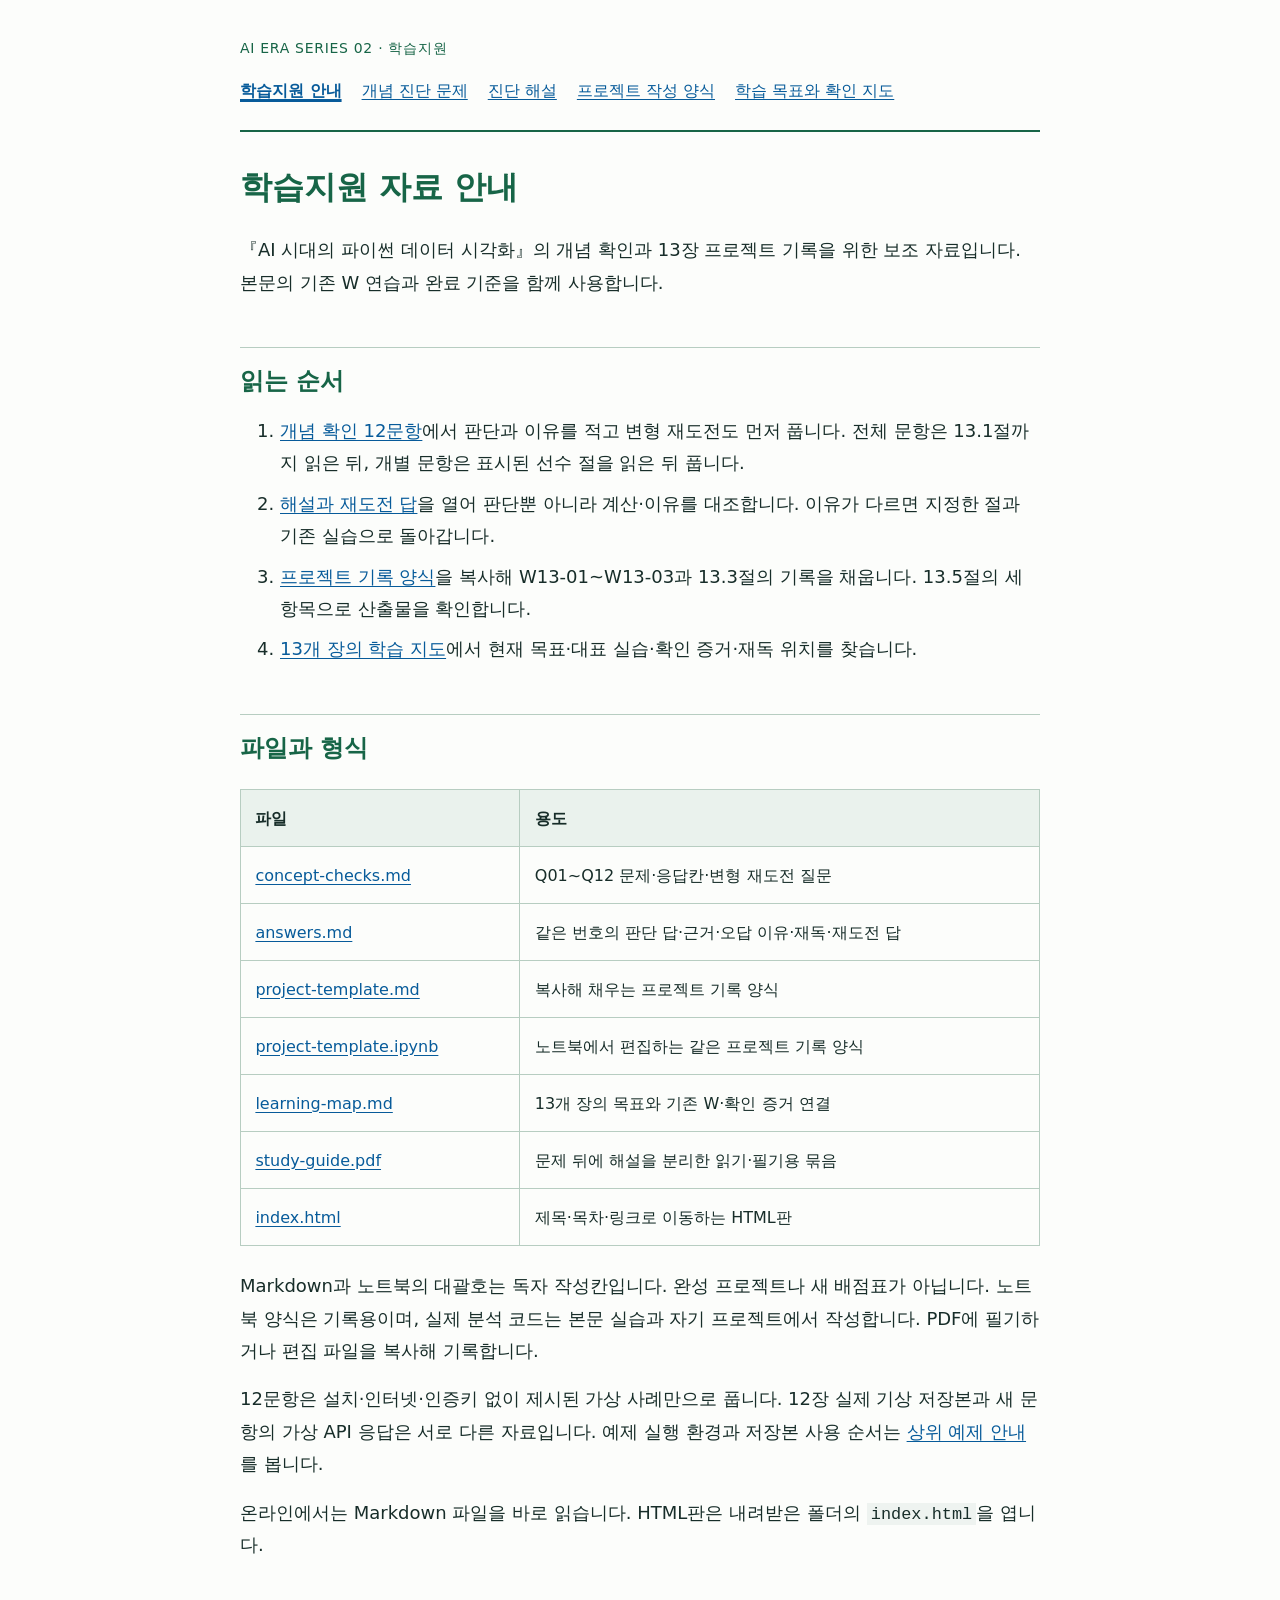
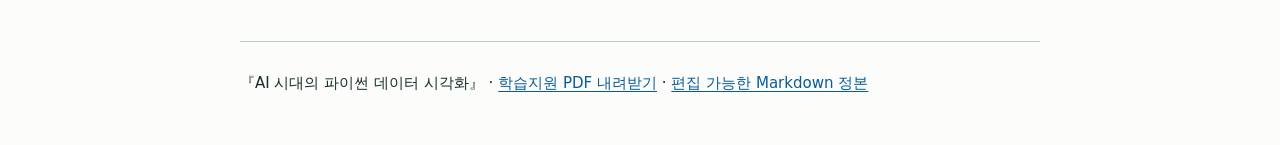
<file: learning-support/index.html>
<!doctype html>
<html lang="ko"><head><meta charset="utf-8"><meta name="viewport" content="width=device-width, initial-scale=1">
<title>학습지원 자료 안내 | 파이썬 데이터 시각화 학습지원</title><link rel="stylesheet" href="support.css"></head>
<body><a class="skip" href="#main">본문으로 건너뛰기</a><header><p class="series">AI ERA SERIES 02 · 학습지원</p>
<nav aria-label="학습지원 자료"><a href="README.html" aria-current="page">학습지원 안내</a>
<a href="concept-checks.html">개념 진단 문제</a>
<a href="answers.html">진단 해설</a>
<a href="project-template.html">프로젝트 작성 양식</a>
<a href="learning-map.html">학습 목표와 확인 지도</a></nav></header><main id="main"><h1 id="학습지원-자료-안내">학습지원 자료 안내</h1>
<p>『AI 시대의 파이썬 데이터 시각화』의 개념 확인과 13장 프로젝트 기록을 위한 보조 자료입니다. 본문의 기존 W 연습과 완료 기준을 함께 사용합니다.</p>
<h2 id="읽는-순서">읽는 순서</h2>
<ol type="1">
<li><a href="concept-checks.html">개념 확인 12문항</a>에서 판단과 이유를 적고 변형 재도전도 먼저 풉니다. 전체 문항은 13.1절까지 읽은 뒤, 개별 문항은 표시된 선수 절을 읽은 뒤 풉니다.</li>
<li><a href="answers.html">해설과 재도전 답</a>을 열어 판단뿐 아니라 계산·이유를 대조합니다. 이유가 다르면 지정한 절과 기존 실습으로 돌아갑니다.</li>
<li><a href="project-template.html">프로젝트 기록 양식</a>을 복사해 W13-01~W13-03과 13.3절의 기록을 채웁니다. 13.5절의 세 항목으로 산출물을 확인합니다.</li>
<li><a href="learning-map.html">13개 장의 학습 지도</a>에서 현재 목표·대표 실습·확인 증거·재독 위치를 찾습니다.</li>
</ol>
<h2 id="파일과-형식">파일과 형식</h2>
<div class="table-scroll" role="region" aria-label="학습지원 안내 표 1" tabindex="0"><table>
<thead>
<tr>
<th scope="col">파일</th>
<th scope="col">용도</th>
</tr>
</thead>
<tbody>
<tr>
<td><a href="concept-checks.html">concept-checks.md</a></td>
<td>Q01~Q12 문제·응답칸·변형 재도전 질문</td>
</tr>
<tr>
<td><a href="answers.html">answers.md</a></td>
<td>같은 번호의 판단 답·근거·오답 이유·재독·재도전 답</td>
</tr>
<tr>
<td><a href="project-template.html">project-template.md</a></td>
<td>복사해 채우는 프로젝트 기록 양식</td>
</tr>
<tr>
<td><a href="project-template.ipynb">project-template.ipynb</a></td>
<td>노트북에서 편집하는 같은 프로젝트 기록 양식</td>
</tr>
<tr>
<td><a href="learning-map.html">learning-map.md</a></td>
<td>13개 장의 목표와 기존 W·확인 증거 연결</td>
</tr>
<tr>
<td><a href="study-guide.pdf">study-guide.pdf</a></td>
<td>문제 뒤에 해설을 분리한 읽기·필기용 묶음</td>
</tr>
<tr>
<td><a href="index.html">index.html</a></td>
<td>제목·목차·링크로 이동하는 HTML판</td>
</tr>
</tbody>
</table></div>
<p>Markdown과 노트북의 대괄호는 독자 작성칸입니다. 완성 프로젝트나 새 배점표가 아닙니다. 노트북 양식은 기록용이며, 실제 분석 코드는 본문 실습과 자기 프로젝트에서 작성합니다. PDF에 필기하거나 편집 파일을 복사해 기록합니다.</p>
<p>12문항은 설치·인터넷·인증키 없이 제시된 가상 사례만으로 풉니다. 12장 실제 기상 저장본과 새 문항의 가상 API 응답은 서로 다른 자료입니다. 예제 실행 환경과 저장본 사용 순서는 <a href="../README.md">상위 예제 안내</a>를 봅니다.</p>
<p>온라인에서는 Markdown 파일을 바로 읽습니다. HTML판은 내려받은 폴더의 <code>index.html</code>을 엽니다.</p>
</main>
<footer><p>『AI 시대의 파이썬 데이터 시각화』 · <a href="study-guide.pdf">학습지원 PDF 내려받기</a> · <a href="README.md">편집 가능한 Markdown 정본</a></p></footer></body></html>
</file>
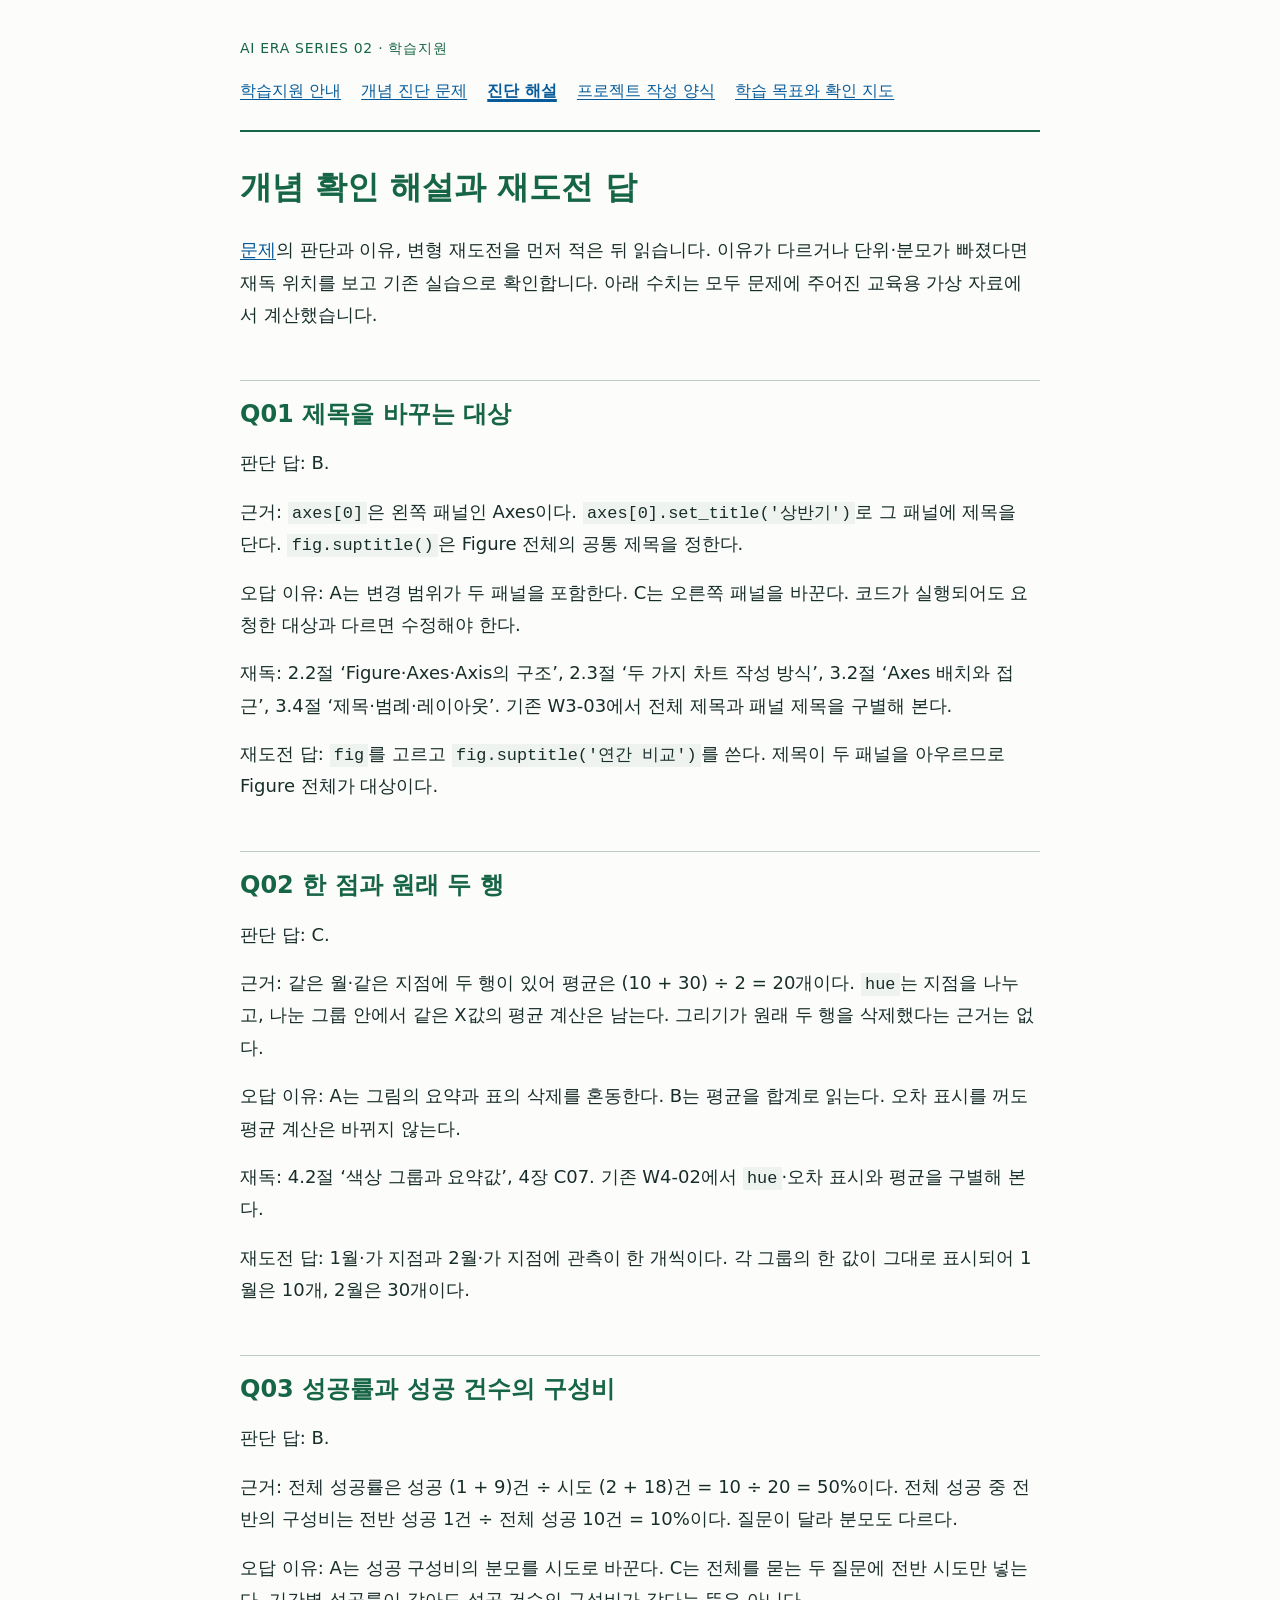
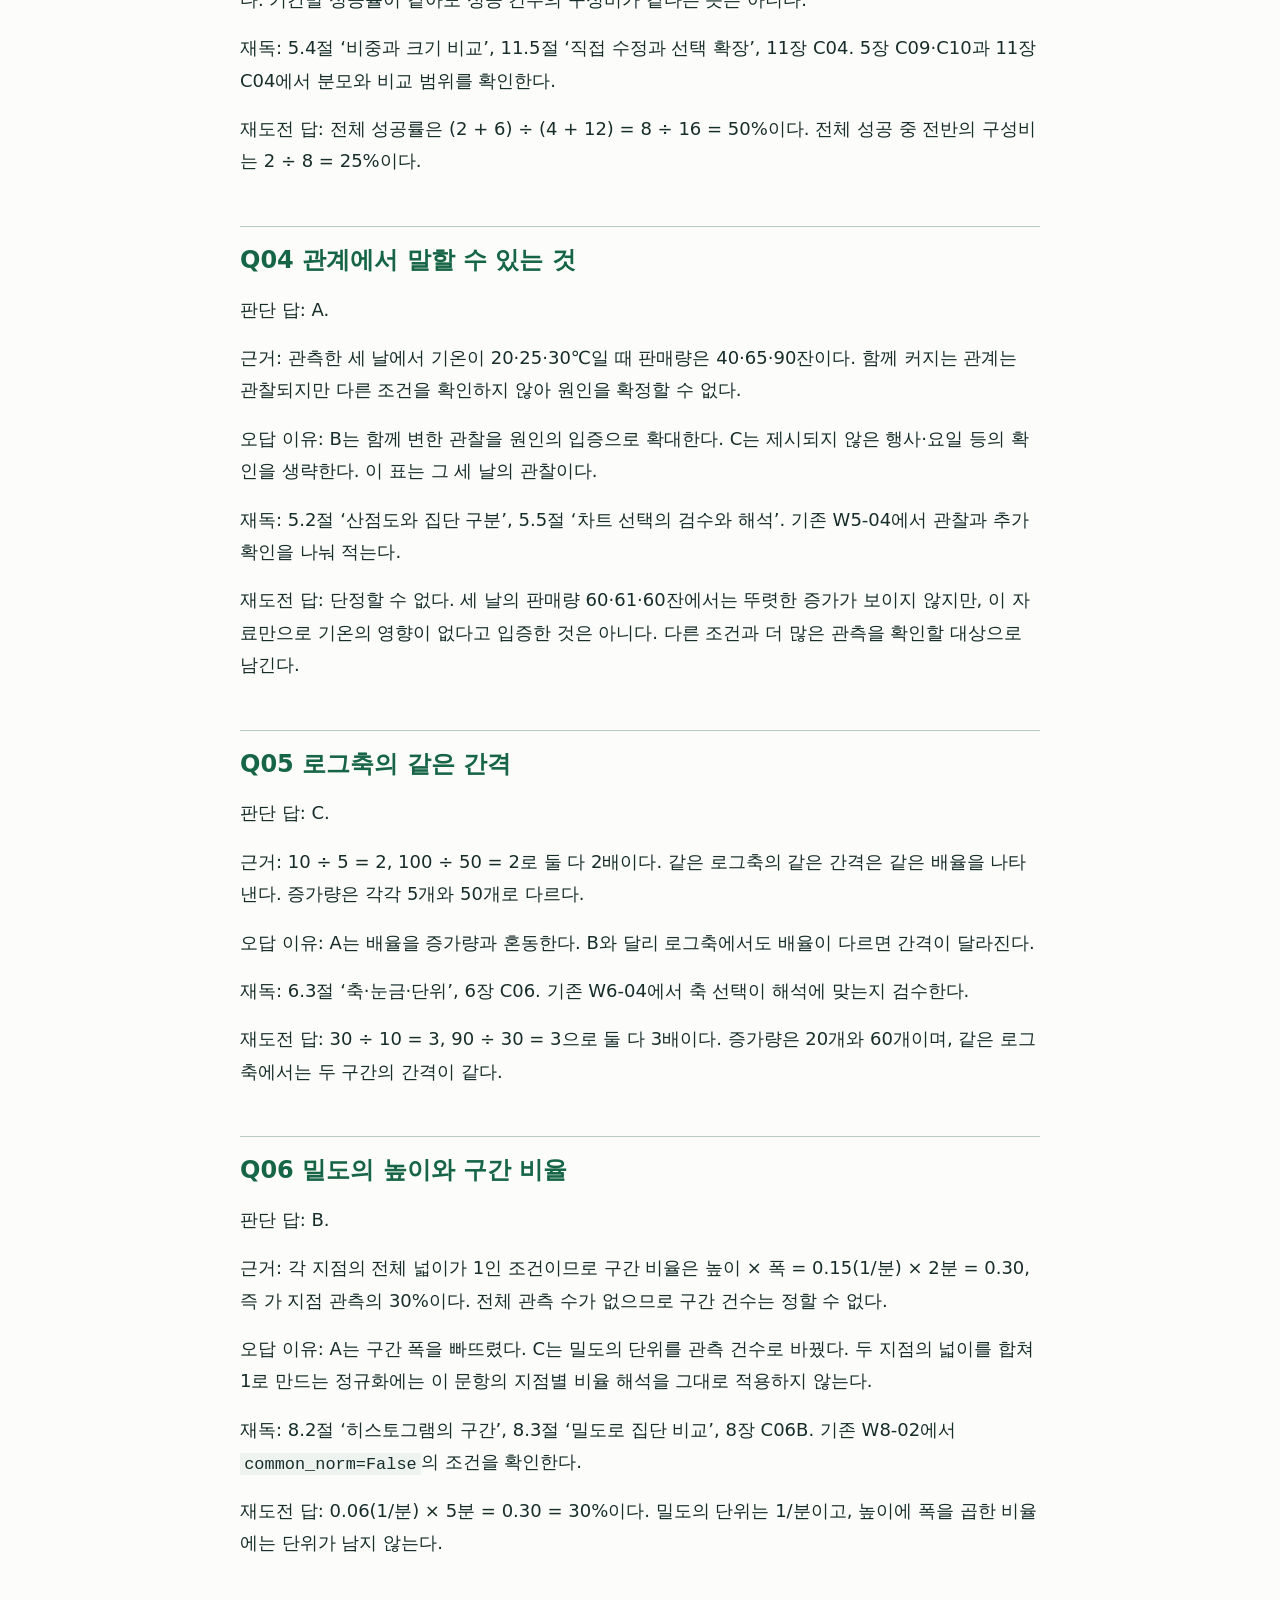
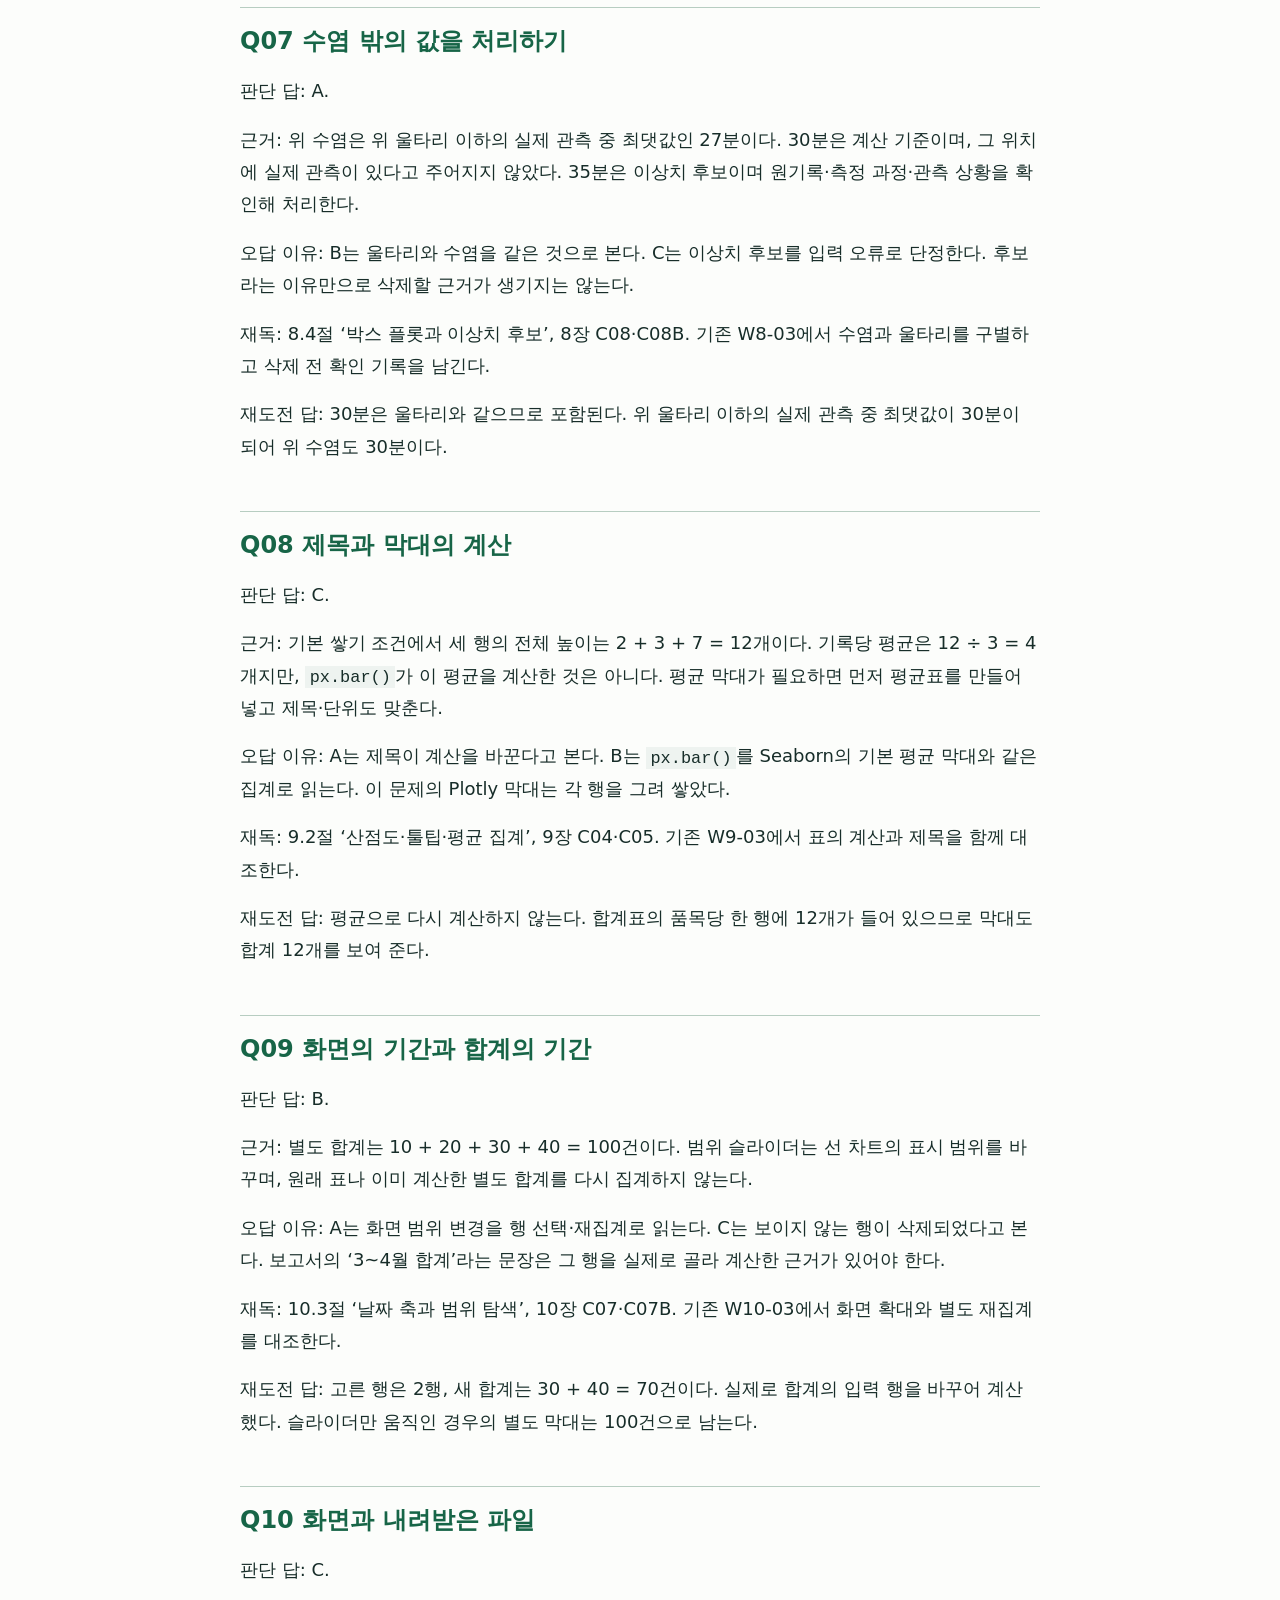
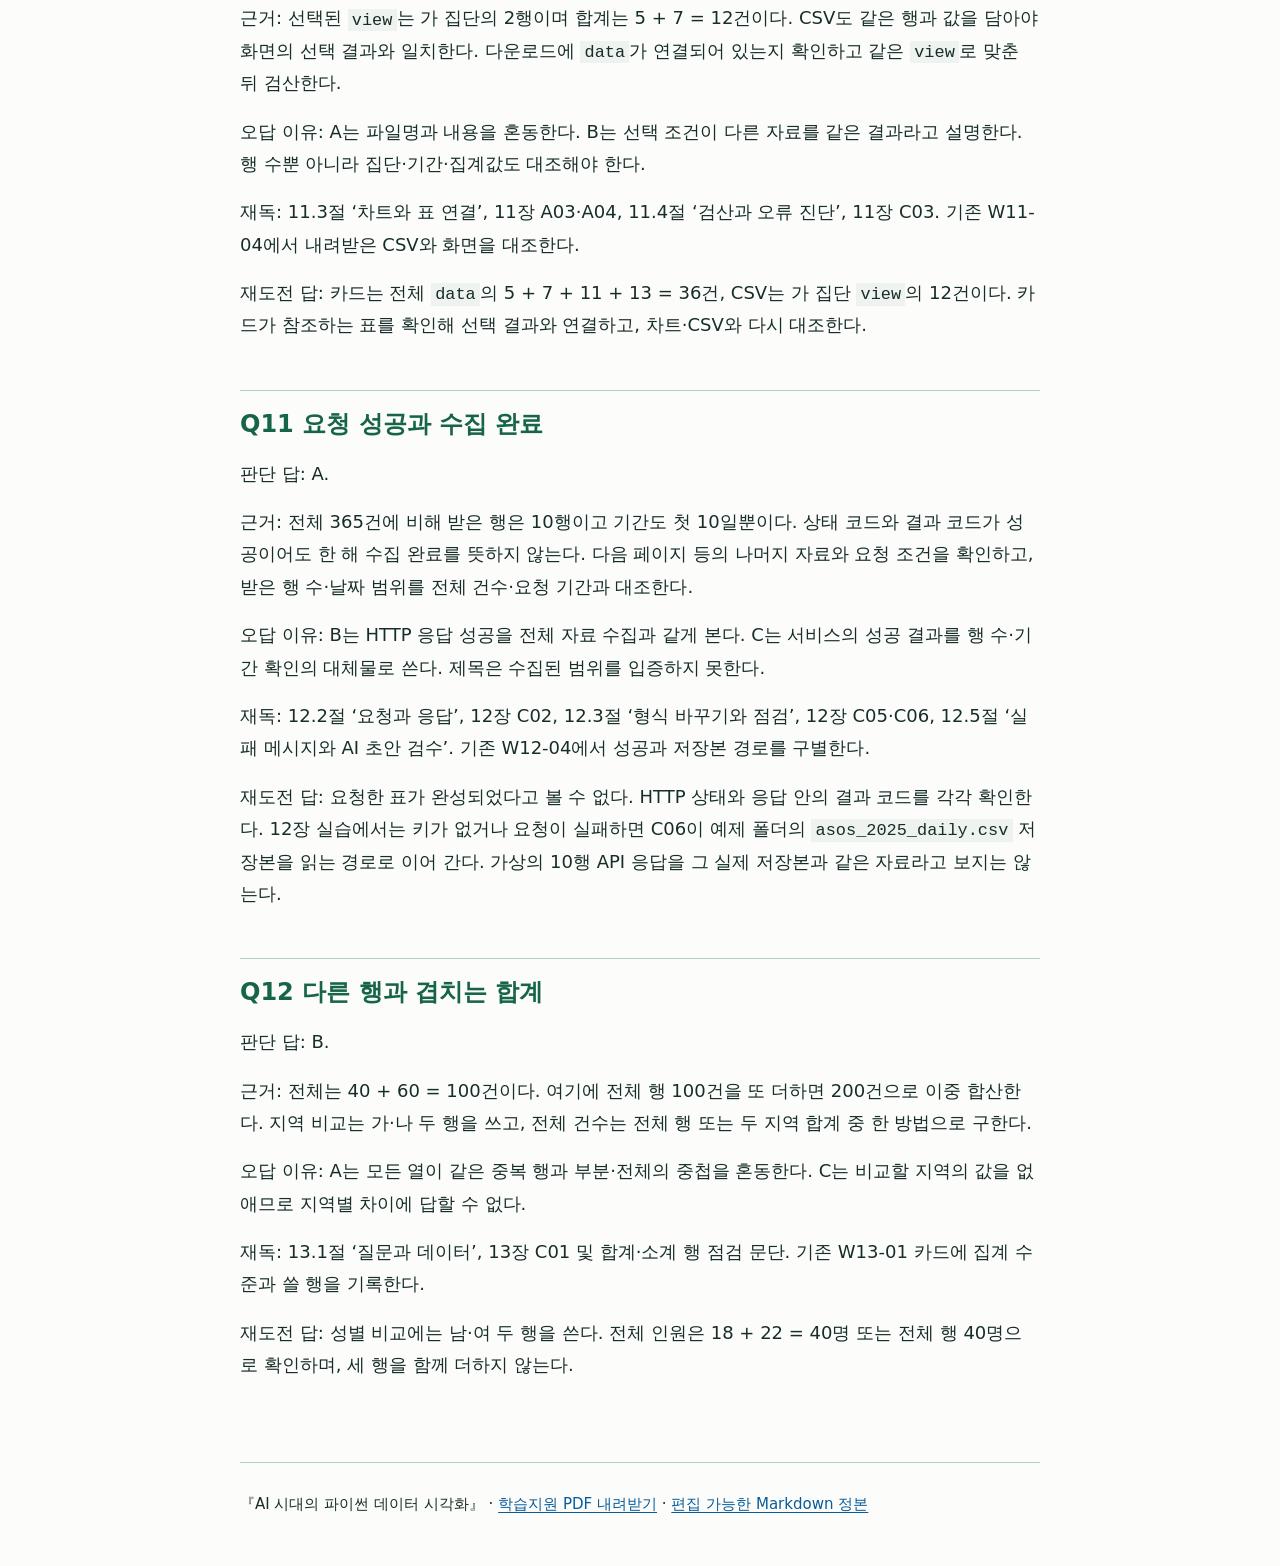
<file: learning-support/answers.html>
<!doctype html>
<html lang="ko"><head><meta charset="utf-8"><meta name="viewport" content="width=device-width, initial-scale=1">
<title>개념 확인 해설과 재도전 답 | 파이썬 데이터 시각화 학습지원</title><link rel="stylesheet" href="support.css"></head>
<body><a class="skip" href="#main">본문으로 건너뛰기</a><header><p class="series">AI ERA SERIES 02 · 학습지원</p>
<nav aria-label="학습지원 자료"><a href="README.html">학습지원 안내</a>
<a href="concept-checks.html">개념 진단 문제</a>
<a href="answers.html" aria-current="page">진단 해설</a>
<a href="project-template.html">프로젝트 작성 양식</a>
<a href="learning-map.html">학습 목표와 확인 지도</a></nav></header><main id="main"><h1 id="개념-확인-해설과-재도전-답">개념 확인 해설과 재도전 답</h1>
<p><a href="concept-checks.html">문제</a>의 판단과 이유, 변형 재도전을 먼저 적은 뒤 읽습니다. 이유가 다르거나 단위·분모가 빠졌다면 재독 위치를 보고 기존 실습으로 확인합니다. 아래 수치는 모두 문제에 주어진 교육용 가상 자료에서 계산했습니다.</p>
<h2 id="q01-제목을-바꾸는-대상">Q01 제목을 바꾸는 대상</h2>
<p>판단 답: B.</p>
<p>근거: <code>axes[0]</code>은 왼쪽 패널인 Axes이다. <code>axes[0].set_title('상반기')</code>로 그 패널에 제목을 단다. <code>fig.suptitle()</code>은 Figure 전체의 공통 제목을 정한다.</p>
<p>오답 이유: A는 변경 범위가 두 패널을 포함한다. C는 오른쪽 패널을 바꾼다. 코드가 실행되어도 요청한 대상과 다르면 수정해야 한다.</p>
<p>재독: 2.2절 ‘Figure·Axes·Axis의 구조’, 2.3절 ‘두 가지 차트 작성 방식’, 3.2절 ‘Axes 배치와 접근’, 3.4절 ‘제목·범례·레이아웃’. 기존 W3-03에서 전체 제목과 패널 제목을 구별해 본다.</p>
<p>재도전 답: <code>fig</code>를 고르고 <code>fig.suptitle('연간 비교')</code>를 쓴다. 제목이 두 패널을 아우르므로 Figure 전체가 대상이다.</p>
<h2 id="q02-한-점과-원래-두-행">Q02 한 점과 원래 두 행</h2>
<p>판단 답: C.</p>
<p>근거: 같은 월·같은 지점에 두 행이 있어 평균은 (10 + 30) ÷ 2 = 20개이다. <code>hue</code>는 지점을 나누고, 나눈 그룹 안에서 같은 X값의 평균 계산은 남는다. 그리기가 원래 두 행을 삭제했다는 근거는 없다.</p>
<p>오답 이유: A는 그림의 요약과 표의 삭제를 혼동한다. B는 평균을 합계로 읽는다. 오차 표시를 꺼도 평균 계산은 바뀌지 않는다.</p>
<p>재독: 4.2절 ‘색상 그룹과 요약값’, 4장 C07. 기존 W4-02에서 <code>hue</code>·오차 표시와 평균을 구별해 본다.</p>
<p>재도전 답: 1월·가 지점과 2월·가 지점에 관측이 한 개씩이다. 각 그룹의 한 값이 그대로 표시되어 1월은 10개, 2월은 30개이다.</p>
<h2 id="q03-성공률과-성공-건수의-구성비">Q03 성공률과 성공 건수의 구성비</h2>
<p>판단 답: B.</p>
<p>근거: 전체 성공률은 성공 (1 + 9)건 ÷ 시도 (2 + 18)건 = 10 ÷ 20 = 50%이다. 전체 성공 중 전반의 구성비는 전반 성공 1건 ÷ 전체 성공 10건 = 10%이다. 질문이 달라 분모도 다르다.</p>
<p>오답 이유: A는 성공 구성비의 분모를 시도로 바꾼다. C는 전체를 묻는 두 질문에 전반 시도만 넣는다. 기간별 성공률이 같아도 성공 건수의 구성비가 같다는 뜻은 아니다.</p>
<p>재독: 5.4절 ‘비중과 크기 비교’, 11.5절 ‘직접 수정과 선택 확장’, 11장 C04. 5장 C09·C10과 11장 C04에서 분모와 비교 범위를 확인한다.</p>
<p>재도전 답: 전체 성공률은 (2 + 6) ÷ (4 + 12) = 8 ÷ 16 = 50%이다. 전체 성공 중 전반의 구성비는 2 ÷ 8 = 25%이다.</p>
<h2 id="q04-관계에서-말할-수-있는-것">Q04 관계에서 말할 수 있는 것</h2>
<p>판단 답: A.</p>
<p>근거: 관측한 세 날에서 기온이 20·25·30℃일 때 판매량은 40·65·90잔이다. 함께 커지는 관계는 관찰되지만 다른 조건을 확인하지 않아 원인을 확정할 수 없다.</p>
<p>오답 이유: B는 함께 변한 관찰을 원인의 입증으로 확대한다. C는 제시되지 않은 행사·요일 등의 확인을 생략한다. 이 표는 그 세 날의 관찰이다.</p>
<p>재독: 5.2절 ‘산점도와 집단 구분’, 5.5절 ‘차트 선택의 검수와 해석’. 기존 W5-04에서 관찰과 추가 확인을 나눠 적는다.</p>
<p>재도전 답: 단정할 수 없다. 세 날의 판매량 60·61·60잔에서는 뚜렷한 증가가 보이지 않지만, 이 자료만으로 기온의 영향이 없다고 입증한 것은 아니다. 다른 조건과 더 많은 관측을 확인할 대상으로 남긴다.</p>
<h2 id="q05-로그축의-같은-간격">Q05 로그축의 같은 간격</h2>
<p>판단 답: C.</p>
<p>근거: 10 ÷ 5 = 2, 100 ÷ 50 = 2로 둘 다 2배이다. 같은 로그축의 같은 간격은 같은 배율을 나타낸다. 증가량은 각각 5개와 50개로 다르다.</p>
<p>오답 이유: A는 배율을 증가량과 혼동한다. B와 달리 로그축에서도 배율이 다르면 간격이 달라진다.</p>
<p>재독: 6.3절 ‘축·눈금·단위’, 6장 C06. 기존 W6-04에서 축 선택이 해석에 맞는지 검수한다.</p>
<p>재도전 답: 30 ÷ 10 = 3, 90 ÷ 30 = 3으로 둘 다 3배이다. 증가량은 20개와 60개이며, 같은 로그축에서는 두 구간의 간격이 같다.</p>
<h2 id="q06-밀도의-높이와-구간-비율">Q06 밀도의 높이와 구간 비율</h2>
<p>판단 답: B.</p>
<p>근거: 각 지점의 전체 넓이가 1인 조건이므로 구간 비율은 높이 × 폭 = 0.15(1/분) × 2분 = 0.30, 즉 가 지점 관측의 30%이다. 전체 관측 수가 없으므로 구간 건수는 정할 수 없다.</p>
<p>오답 이유: A는 구간 폭을 빠뜨렸다. C는 밀도의 단위를 관측 건수로 바꿨다. 두 지점의 넓이를 합쳐 1로 만드는 정규화에는 이 문항의 지점별 비율 해석을 그대로 적용하지 않는다.</p>
<p>재독: 8.2절 ‘히스토그램의 구간’, 8.3절 ‘밀도로 집단 비교’, 8장 C06B. 기존 W8-02에서 <code>common_norm=False</code>의 조건을 확인한다.</p>
<p>재도전 답: 0.06(1/분) × 5분 = 0.30 = 30%이다. 밀도의 단위는 1/분이고, 높이에 폭을 곱한 비율에는 단위가 남지 않는다.</p>
<h2 id="q07-수염-밖의-값을-처리하기">Q07 수염 밖의 값을 처리하기</h2>
<p>판단 답: A.</p>
<p>근거: 위 수염은 위 울타리 이하의 실제 관측 중 최댓값인 27분이다. 30분은 계산 기준이며, 그 위치에 실제 관측이 있다고 주어지지 않았다. 35분은 이상치 후보이며 원기록·측정 과정·관측 상황을 확인해 처리한다.</p>
<p>오답 이유: B는 울타리와 수염을 같은 것으로 본다. C는 이상치 후보를 입력 오류로 단정한다. 후보라는 이유만으로 삭제할 근거가 생기지는 않는다.</p>
<p>재독: 8.4절 ‘박스 플롯과 이상치 후보’, 8장 C08·C08B. 기존 W8-03에서 수염과 울타리를 구별하고 삭제 전 확인 기록을 남긴다.</p>
<p>재도전 답: 30분은 울타리와 같으므로 포함된다. 위 울타리 이하의 실제 관측 중 최댓값이 30분이 되어 위 수염도 30분이다.</p>
<h2 id="q08-제목과-막대의-계산">Q08 제목과 막대의 계산</h2>
<p>판단 답: C.</p>
<p>근거: 기본 쌓기 조건에서 세 행의 전체 높이는 2 + 3 + 7 = 12개이다. 기록당 평균은 12 ÷ 3 = 4개지만, <code>px.bar()</code>가 이 평균을 계산한 것은 아니다. 평균 막대가 필요하면 먼저 평균표를 만들어 넣고 제목·단위도 맞춘다.</p>
<p>오답 이유: A는 제목이 계산을 바꾼다고 본다. B는 <code>px.bar()</code>를 Seaborn의 기본 평균 막대와 같은 집계로 읽는다. 이 문제의 Plotly 막대는 각 행을 그려 쌓았다.</p>
<p>재독: 9.2절 ‘산점도·툴팁·평균 집계’, 9장 C04·C05. 기존 W9-03에서 표의 계산과 제목을 함께 대조한다.</p>
<p>재도전 답: 평균으로 다시 계산하지 않는다. 합계표의 품목당 한 행에 12개가 들어 있으므로 막대도 합계 12개를 보여 준다.</p>
<h2 id="q09-화면의-기간과-합계의-기간">Q09 화면의 기간과 합계의 기간</h2>
<p>판단 답: B.</p>
<p>근거: 별도 합계는 10 + 20 + 30 + 40 = 100건이다. 범위 슬라이더는 선 차트의 표시 범위를 바꾸며, 원래 표나 이미 계산한 별도 합계를 다시 집계하지 않는다.</p>
<p>오답 이유: A는 화면 범위 변경을 행 선택·재집계로 읽는다. C는 보이지 않는 행이 삭제되었다고 본다. 보고서의 ‘3~4월 합계’라는 문장은 그 행을 실제로 골라 계산한 근거가 있어야 한다.</p>
<p>재독: 10.3절 ‘날짜 축과 범위 탐색’, 10장 C07·C07B. 기존 W10-03에서 화면 확대와 별도 재집계를 대조한다.</p>
<p>재도전 답: 고른 행은 2행, 새 합계는 30 + 40 = 70건이다. 실제로 합계의 입력 행을 바꾸어 계산했다. 슬라이더만 움직인 경우의 별도 막대는 100건으로 남는다.</p>
<h2 id="q10-화면과-내려받은-파일">Q10 화면과 내려받은 파일</h2>
<p>판단 답: C.</p>
<p>근거: 선택된 <code>view</code>는 가 집단의 2행이며 합계는 5 + 7 = 12건이다. CSV도 같은 행과 값을 담아야 화면의 선택 결과와 일치한다. 다운로드에 <code>data</code>가 연결되어 있는지 확인하고 같은 <code>view</code>로 맞춘 뒤 검산한다.</p>
<p>오답 이유: A는 파일명과 내용을 혼동한다. B는 선택 조건이 다른 자료를 같은 결과라고 설명한다. 행 수뿐 아니라 집단·기간·집계값도 대조해야 한다.</p>
<p>재독: 11.3절 ‘차트와 표 연결’, 11장 A03·A04, 11.4절 ‘검산과 오류 진단’, 11장 C03. 기존 W11-04에서 내려받은 CSV와 화면을 대조한다.</p>
<p>재도전 답: 카드는 전체 <code>data</code>의 5 + 7 + 11 + 13 = 36건, CSV는 가 집단 <code>view</code>의 12건이다. 카드가 참조하는 표를 확인해 선택 결과와 연결하고, 차트·CSV와 다시 대조한다.</p>
<h2 id="q11-요청-성공과-수집-완료">Q11 요청 성공과 수집 완료</h2>
<p>판단 답: A.</p>
<p>근거: 전체 365건에 비해 받은 행은 10행이고 기간도 첫 10일뿐이다. 상태 코드와 결과 코드가 성공이어도 한 해 수집 완료를 뜻하지 않는다. 다음 페이지 등의 나머지 자료와 요청 조건을 확인하고, 받은 행 수·날짜 범위를 전체 건수·요청 기간과 대조한다.</p>
<p>오답 이유: B는 HTTP 응답 성공을 전체 자료 수집과 같게 본다. C는 서비스의 성공 결과를 행 수·기간 확인의 대체물로 쓴다. 제목은 수집된 범위를 입증하지 못한다.</p>
<p>재독: 12.2절 ‘요청과 응답’, 12장 C02, 12.3절 ‘형식 바꾸기와 점검’, 12장 C05·C06, 12.5절 ‘실패 메시지와 AI 초안 검수’. 기존 W12-04에서 성공과 저장본 경로를 구별한다.</p>
<p>재도전 답: 요청한 표가 완성되었다고 볼 수 없다. HTTP 상태와 응답 안의 결과 코드를 각각 확인한다. 12장 실습에서는 키가 없거나 요청이 실패하면 C06이 예제 폴더의 <code>asos_2025_daily.csv</code> 저장본을 읽는 경로로 이어 간다. 가상의 10행 API 응답을 그 실제 저장본과 같은 자료라고 보지는 않는다.</p>
<h2 id="q12-다른-행과-겹치는-합계">Q12 다른 행과 겹치는 합계</h2>
<p>판단 답: B.</p>
<p>근거: 전체는 40 + 60 = 100건이다. 여기에 전체 행 100건을 또 더하면 200건으로 이중 합산한다. 지역 비교는 가·나 두 행을 쓰고, 전체 건수는 전체 행 또는 두 지역 합계 중 한 방법으로 구한다.</p>
<p>오답 이유: A는 모든 열이 같은 중복 행과 부분·전체의 중첩을 혼동한다. C는 비교할 지역의 값을 없애므로 지역별 차이에 답할 수 없다.</p>
<p>재독: 13.1절 ‘질문과 데이터’, 13장 C01 및 합계·소계 행 점검 문단. 기존 W13-01 카드에 집계 수준과 쓸 행을 기록한다.</p>
<p>재도전 답: 성별 비교에는 남·여 두 행을 쓴다. 전체 인원은 18 + 22 = 40명 또는 전체 행 40명으로 확인하며, 세 행을 함께 더하지 않는다.</p>
</main>
<footer><p>『AI 시대의 파이썬 데이터 시각화』 · <a href="study-guide.pdf">학습지원 PDF 내려받기</a> · <a href="answers.md">편집 가능한 Markdown 정본</a></p></footer></body></html>
</file>
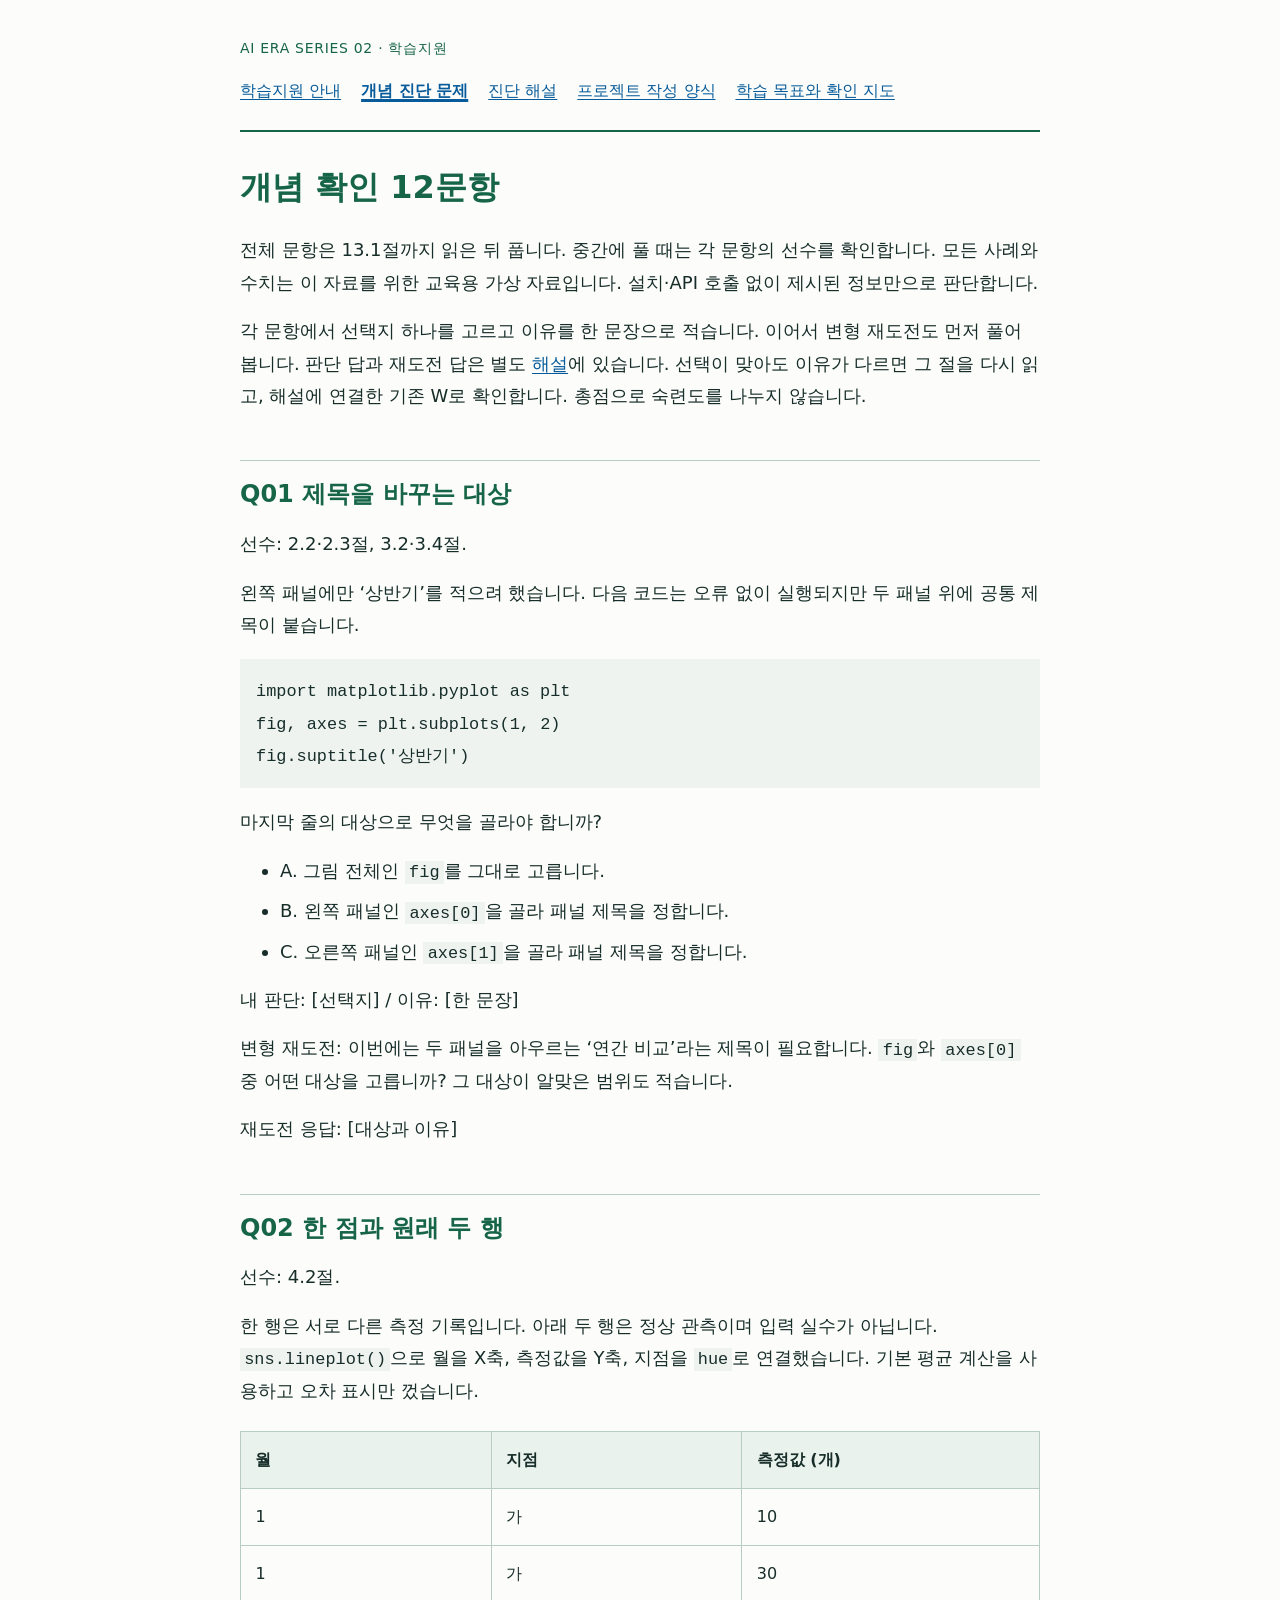
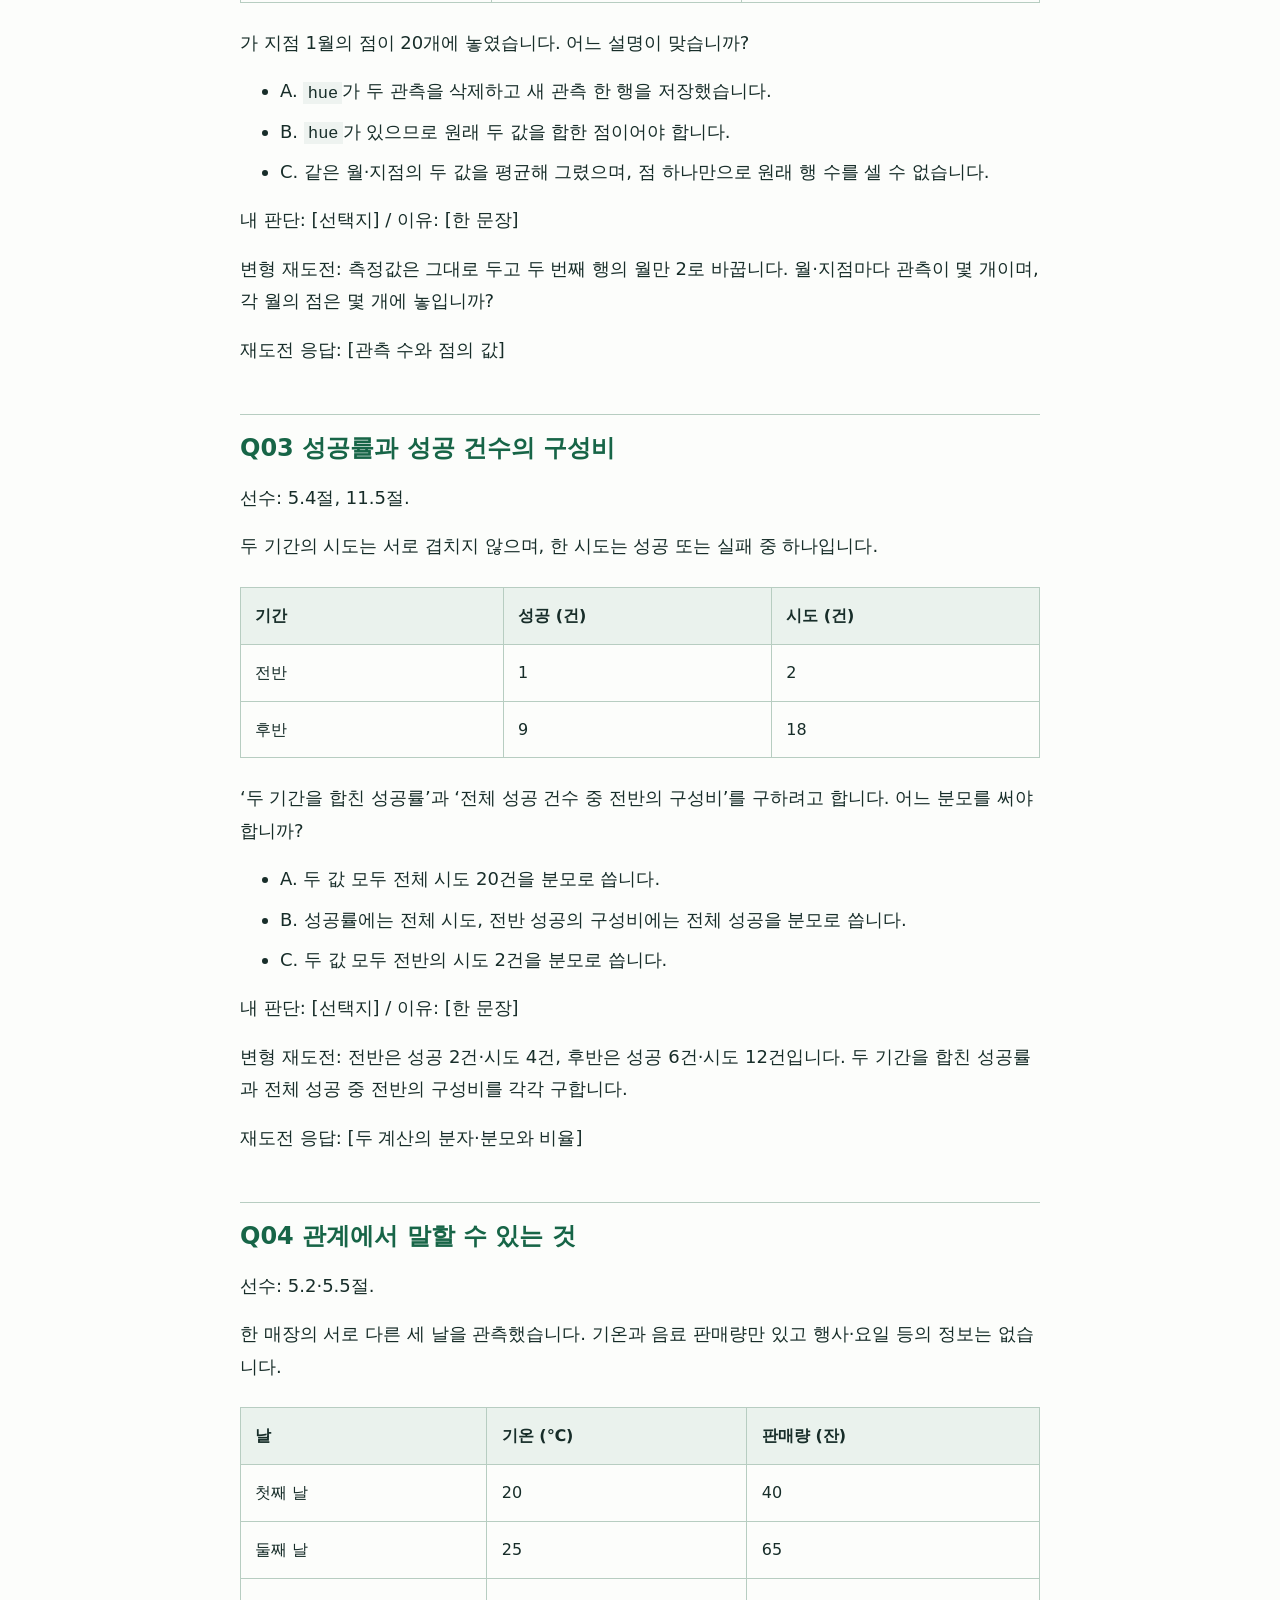
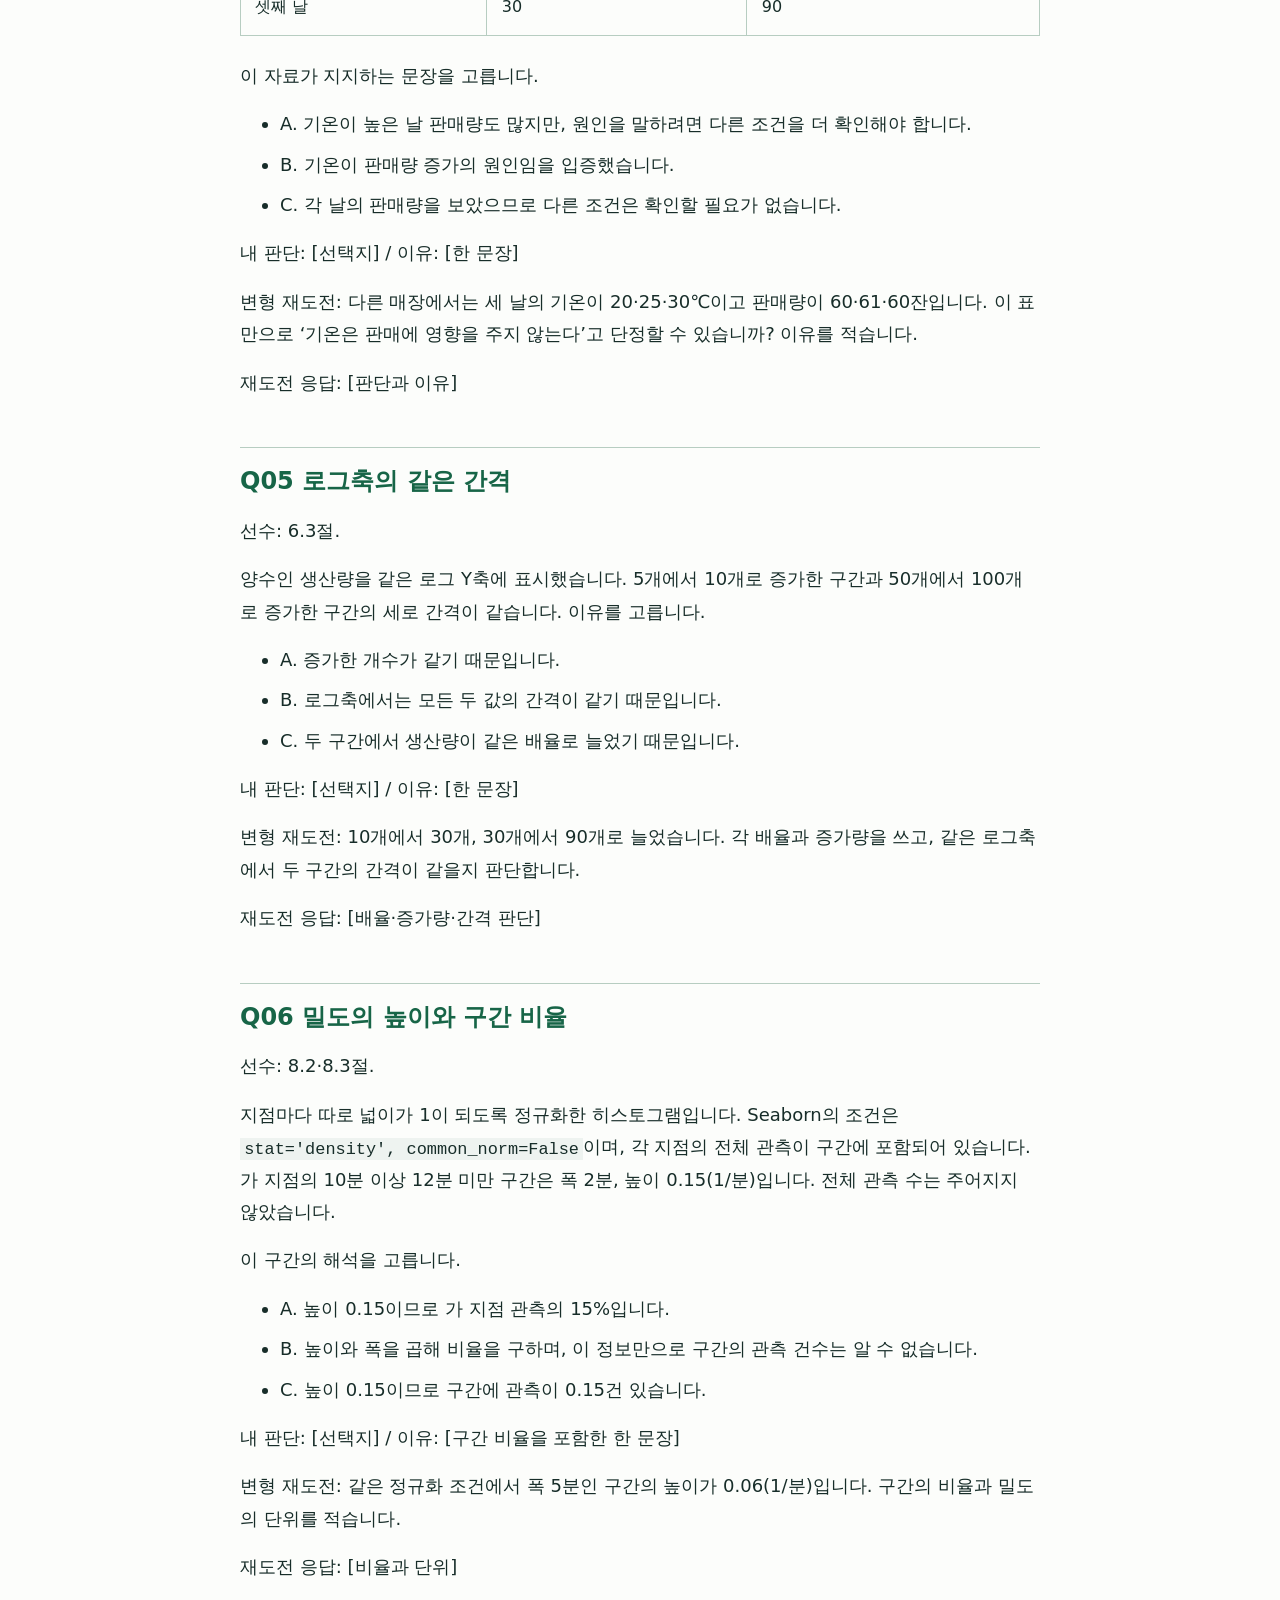
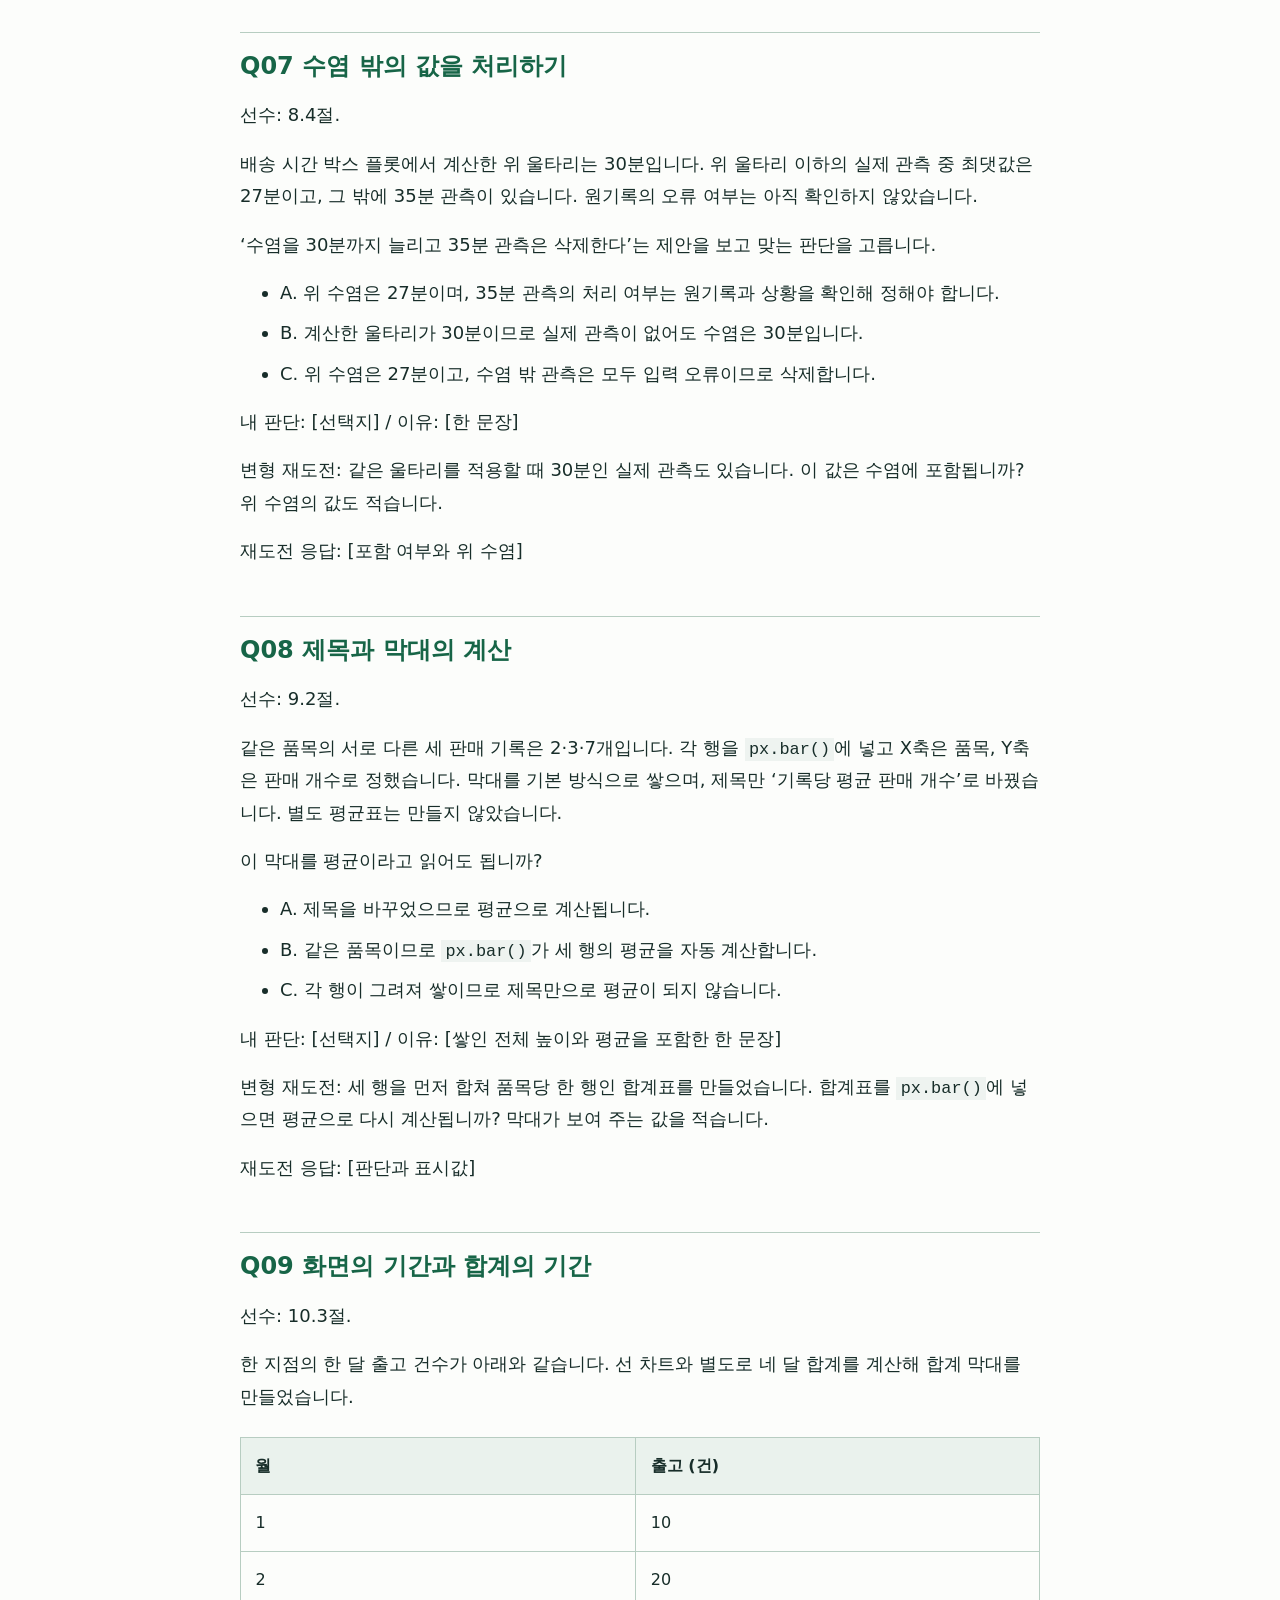
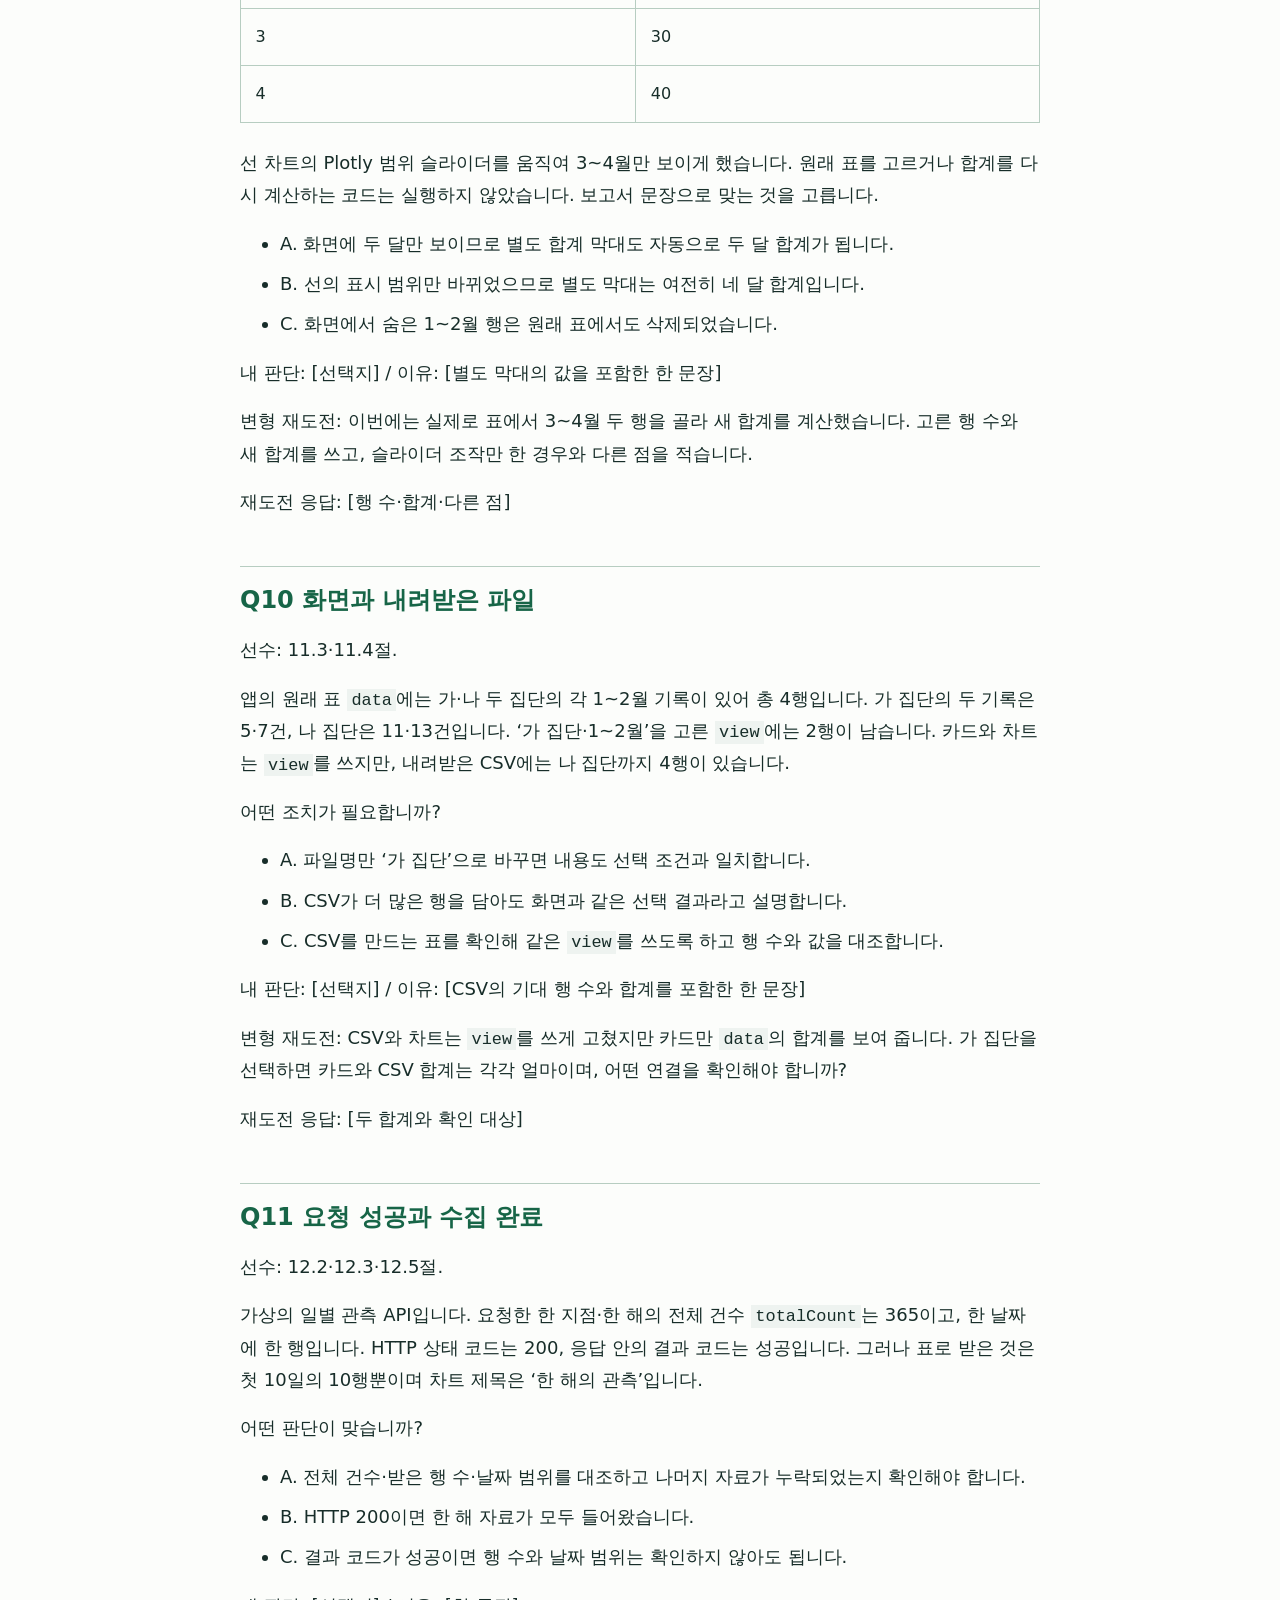
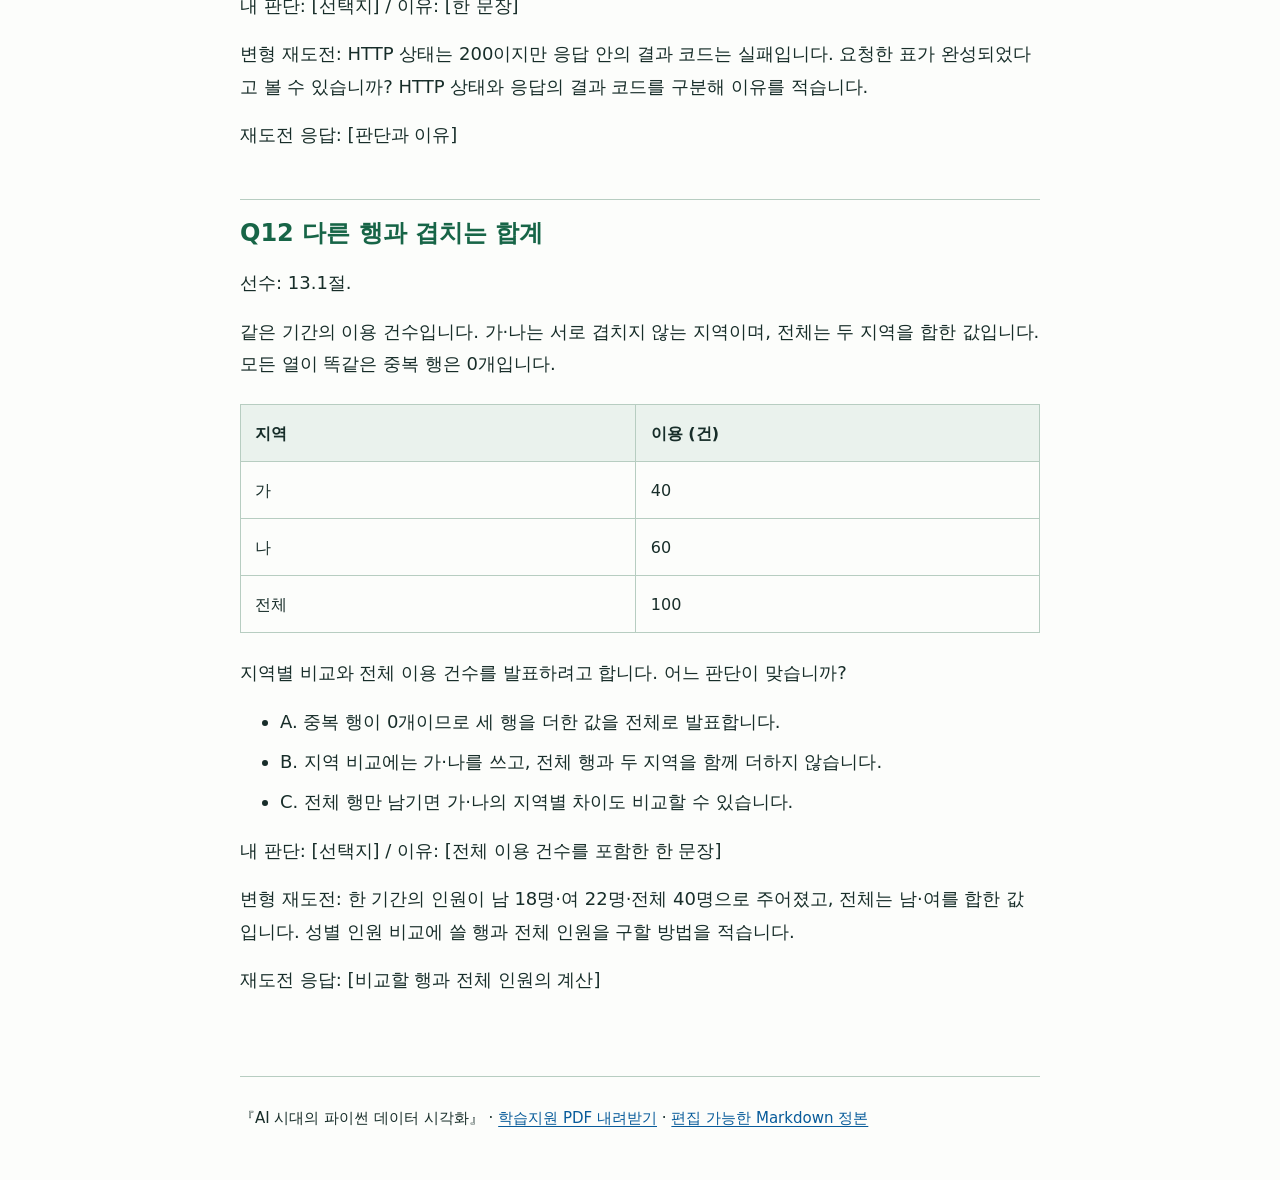
<file: learning-support/concept-checks.html>
<!doctype html>
<html lang="ko"><head><meta charset="utf-8"><meta name="viewport" content="width=device-width, initial-scale=1">
<title>개념 확인 12문항 | 파이썬 데이터 시각화 학습지원</title><link rel="stylesheet" href="support.css"></head>
<body><a class="skip" href="#main">본문으로 건너뛰기</a><header><p class="series">AI ERA SERIES 02 · 학습지원</p>
<nav aria-label="학습지원 자료"><a href="README.html">학습지원 안내</a>
<a href="concept-checks.html" aria-current="page">개념 진단 문제</a>
<a href="answers.html">진단 해설</a>
<a href="project-template.html">프로젝트 작성 양식</a>
<a href="learning-map.html">학습 목표와 확인 지도</a></nav></header><main id="main"><h1 id="개념-확인-12문항">개념 확인 12문항</h1>
<p>전체 문항은 13.1절까지 읽은 뒤 풉니다. 중간에 풀 때는 각 문항의 선수를 확인합니다. 모든 사례와 수치는 이 자료를 위한 교육용 가상 자료입니다. 설치·API 호출 없이 제시된 정보만으로 판단합니다.</p>
<p>각 문항에서 선택지 하나를 고르고 이유를 한 문장으로 적습니다. 이어서 변형 재도전도 먼저 풀어 봅니다. 판단 답과 재도전 답은 별도 <a href="answers.html">해설</a>에 있습니다. 선택이 맞아도 이유가 다르면 그 절을 다시 읽고, 해설에 연결한 기존 W로 확인합니다. 총점으로 숙련도를 나누지 않습니다.</p>
<h2 id="q01-제목을-바꾸는-대상">Q01 제목을 바꾸는 대상</h2>
<p>선수: 2.2·2.3절, 3.2·3.4절.</p>
<p>왼쪽 패널에만 ‘상반기’를 적으려 했습니다. 다음 코드는 오류 없이 실행되지만 두 패널 위에 공통 제목이 붙습니다.</p>
<div class="sourceCode" id="cb1"><pre class="sourceCode python"><code class="sourceCode python"><span id="cb1-1"><a href="#cb1-1" aria-hidden="true" tabindex="-1"></a><span class="im">import</span> matplotlib.pyplot <span class="im">as</span> plt</span>
<span id="cb1-2"><a href="#cb1-2" aria-hidden="true" tabindex="-1"></a>fig, axes <span class="op">=</span> plt.subplots(<span class="dv">1</span>, <span class="dv">2</span>)</span>
<span id="cb1-3"><a href="#cb1-3" aria-hidden="true" tabindex="-1"></a>fig.suptitle(<span class="st">&#39;상반기&#39;</span>)</span></code></pre></div>
<p>마지막 줄의 대상으로 무엇을 골라야 합니까?</p>
<ul>
<li>A. 그림 전체인 <code>fig</code>를 그대로 고릅니다.</li>
<li>B. 왼쪽 패널인 <code>axes[0]</code>을 골라 패널 제목을 정합니다.</li>
<li>C. 오른쪽 패널인 <code>axes[1]</code>을 골라 패널 제목을 정합니다.</li>
</ul>
<p>내 판단: [선택지] / 이유: [한 문장]</p>
<p>변형 재도전: 이번에는 두 패널을 아우르는 ‘연간 비교’라는 제목이 필요합니다. <code>fig</code>와 <code>axes[0]</code> 중 어떤 대상을 고릅니까? 그 대상이 알맞은 범위도 적습니다.</p>
<p>재도전 응답: [대상과 이유]</p>
<h2 id="q02-한-점과-원래-두-행">Q02 한 점과 원래 두 행</h2>
<p>선수: 4.2절.</p>
<p>한 행은 서로 다른 측정 기록입니다. 아래 두 행은 정상 관측이며 입력 실수가 아닙니다. <code>sns.lineplot()</code>으로 월을 X축, 측정값을 Y축, 지점을 <code>hue</code>로 연결했습니다. 기본 평균 계산을 사용하고 오차 표시만 껐습니다.</p>
<div class="table-scroll" role="region" aria-label="개념 진단 문제 표 1" tabindex="0"><table>
<thead>
<tr>
<th scope="col">월</th>
<th scope="col">지점</th>
<th scope="col">측정값 (개)</th>
</tr>
</thead>
<tbody>
<tr>
<td>1</td>
<td>가</td>
<td>10</td>
</tr>
<tr>
<td>1</td>
<td>가</td>
<td>30</td>
</tr>
</tbody>
</table></div>
<p>가 지점 1월의 점이 20개에 놓였습니다. 어느 설명이 맞습니까?</p>
<ul>
<li>A. <code>hue</code>가 두 관측을 삭제하고 새 관측 한 행을 저장했습니다.</li>
<li>B. <code>hue</code>가 있으므로 원래 두 값을 합한 점이어야 합니다.</li>
<li>C. 같은 월·지점의 두 값을 평균해 그렸으며, 점 하나만으로 원래 행 수를 셀 수 없습니다.</li>
</ul>
<p>내 판단: [선택지] / 이유: [한 문장]</p>
<p>변형 재도전: 측정값은 그대로 두고 두 번째 행의 월만 2로 바꿉니다. 월·지점마다 관측이 몇 개이며, 각 월의 점은 몇 개에 놓입니까?</p>
<p>재도전 응답: [관측 수와 점의 값]</p>
<h2 id="q03-성공률과-성공-건수의-구성비">Q03 성공률과 성공 건수의 구성비</h2>
<p>선수: 5.4절, 11.5절.</p>
<p>두 기간의 시도는 서로 겹치지 않으며, 한 시도는 성공 또는 실패 중 하나입니다.</p>
<div class="table-scroll" role="region" aria-label="개념 진단 문제 표 2" tabindex="0"><table>
<thead>
<tr>
<th scope="col">기간</th>
<th scope="col">성공 (건)</th>
<th scope="col">시도 (건)</th>
</tr>
</thead>
<tbody>
<tr>
<td>전반</td>
<td>1</td>
<td>2</td>
</tr>
<tr>
<td>후반</td>
<td>9</td>
<td>18</td>
</tr>
</tbody>
</table></div>
<p>‘두 기간을 합친 성공률’과 ‘전체 성공 건수 중 전반의 구성비’를 구하려고 합니다. 어느 분모를 써야 합니까?</p>
<ul>
<li>A. 두 값 모두 전체 시도 20건을 분모로 씁니다.</li>
<li>B. 성공률에는 전체 시도, 전반 성공의 구성비에는 전체 성공을 분모로 씁니다.</li>
<li>C. 두 값 모두 전반의 시도 2건을 분모로 씁니다.</li>
</ul>
<p>내 판단: [선택지] / 이유: [한 문장]</p>
<p>변형 재도전: 전반은 성공 2건·시도 4건, 후반은 성공 6건·시도 12건입니다. 두 기간을 합친 성공률과 전체 성공 중 전반의 구성비를 각각 구합니다.</p>
<p>재도전 응답: [두 계산의 분자·분모와 비율]</p>
<h2 id="q04-관계에서-말할-수-있는-것">Q04 관계에서 말할 수 있는 것</h2>
<p>선수: 5.2·5.5절.</p>
<p>한 매장의 서로 다른 세 날을 관측했습니다. 기온과 음료 판매량만 있고 행사·요일 등의 정보는 없습니다.</p>
<div class="table-scroll" role="region" aria-label="개념 진단 문제 표 3" tabindex="0"><table>
<thead>
<tr>
<th scope="col">날</th>
<th scope="col">기온 (℃)</th>
<th scope="col">판매량 (잔)</th>
</tr>
</thead>
<tbody>
<tr>
<td>첫째 날</td>
<td>20</td>
<td>40</td>
</tr>
<tr>
<td>둘째 날</td>
<td>25</td>
<td>65</td>
</tr>
<tr>
<td>셋째 날</td>
<td>30</td>
<td>90</td>
</tr>
</tbody>
</table></div>
<p>이 자료가 지지하는 문장을 고릅니다.</p>
<ul>
<li>A. 기온이 높은 날 판매량도 많지만, 원인을 말하려면 다른 조건을 더 확인해야 합니다.</li>
<li>B. 기온이 판매량 증가의 원인임을 입증했습니다.</li>
<li>C. 각 날의 판매량을 보았으므로 다른 조건은 확인할 필요가 없습니다.</li>
</ul>
<p>내 판단: [선택지] / 이유: [한 문장]</p>
<p>변형 재도전: 다른 매장에서는 세 날의 기온이 20·25·30℃이고 판매량이 60·61·60잔입니다. 이 표만으로 ‘기온은 판매에 영향을 주지 않는다’고 단정할 수 있습니까? 이유를 적습니다.</p>
<p>재도전 응답: [판단과 이유]</p>
<h2 id="q05-로그축의-같은-간격">Q05 로그축의 같은 간격</h2>
<p>선수: 6.3절.</p>
<p>양수인 생산량을 같은 로그 Y축에 표시했습니다. 5개에서 10개로 증가한 구간과 50개에서 100개로 증가한 구간의 세로 간격이 같습니다. 이유를 고릅니다.</p>
<ul>
<li>A. 증가한 개수가 같기 때문입니다.</li>
<li>B. 로그축에서는 모든 두 값의 간격이 같기 때문입니다.</li>
<li>C. 두 구간에서 생산량이 같은 배율로 늘었기 때문입니다.</li>
</ul>
<p>내 판단: [선택지] / 이유: [한 문장]</p>
<p>변형 재도전: 10개에서 30개, 30개에서 90개로 늘었습니다. 각 배율과 증가량을 쓰고, 같은 로그축에서 두 구간의 간격이 같을지 판단합니다.</p>
<p>재도전 응답: [배율·증가량·간격 판단]</p>
<h2 id="q06-밀도의-높이와-구간-비율">Q06 밀도의 높이와 구간 비율</h2>
<p>선수: 8.2·8.3절.</p>
<p>지점마다 따로 넓이가 1이 되도록 정규화한 히스토그램입니다. Seaborn의 조건은 <code>stat='density', common_norm=False</code>이며, 각 지점의 전체 관측이 구간에 포함되어 있습니다. 가 지점의 10분 이상 12분 미만 구간은 폭 2분, 높이 0.15(1/분)입니다. 전체 관측 수는 주어지지 않았습니다.</p>
<p>이 구간의 해석을 고릅니다.</p>
<ul>
<li>A. 높이 0.15이므로 가 지점 관측의 15%입니다.</li>
<li>B. 높이와 폭을 곱해 비율을 구하며, 이 정보만으로 구간의 관측 건수는 알 수 없습니다.</li>
<li>C. 높이 0.15이므로 구간에 관측이 0.15건 있습니다.</li>
</ul>
<p>내 판단: [선택지] / 이유: [구간 비율을 포함한 한 문장]</p>
<p>변형 재도전: 같은 정규화 조건에서 폭 5분인 구간의 높이가 0.06(1/분)입니다. 구간의 비율과 밀도의 단위를 적습니다.</p>
<p>재도전 응답: [비율과 단위]</p>
<h2 id="q07-수염-밖의-값을-처리하기">Q07 수염 밖의 값을 처리하기</h2>
<p>선수: 8.4절.</p>
<p>배송 시간 박스 플롯에서 계산한 위 울타리는 30분입니다. 위 울타리 이하의 실제 관측 중 최댓값은 27분이고, 그 밖에 35분 관측이 있습니다. 원기록의 오류 여부는 아직 확인하지 않았습니다.</p>
<p>‘수염을 30분까지 늘리고 35분 관측은 삭제한다’는 제안을 보고 맞는 판단을 고릅니다.</p>
<ul>
<li>A. 위 수염은 27분이며, 35분 관측의 처리 여부는 원기록과 상황을 확인해 정해야 합니다.</li>
<li>B. 계산한 울타리가 30분이므로 실제 관측이 없어도 수염은 30분입니다.</li>
<li>C. 위 수염은 27분이고, 수염 밖 관측은 모두 입력 오류이므로 삭제합니다.</li>
</ul>
<p>내 판단: [선택지] / 이유: [한 문장]</p>
<p>변형 재도전: 같은 울타리를 적용할 때 30분인 실제 관측도 있습니다. 이 값은 수염에 포함됩니까? 위 수염의 값도 적습니다.</p>
<p>재도전 응답: [포함 여부와 위 수염]</p>
<h2 id="q08-제목과-막대의-계산">Q08 제목과 막대의 계산</h2>
<p>선수: 9.2절.</p>
<p>같은 품목의 서로 다른 세 판매 기록은 2·3·7개입니다. 각 행을 <code>px.bar()</code>에 넣고 X축은 품목, Y축은 판매 개수로 정했습니다. 막대를 기본 방식으로 쌓으며, 제목만 ‘기록당 평균 판매 개수’로 바꿨습니다. 별도 평균표는 만들지 않았습니다.</p>
<p>이 막대를 평균이라고 읽어도 됩니까?</p>
<ul>
<li>A. 제목을 바꾸었으므로 평균으로 계산됩니다.</li>
<li>B. 같은 품목이므로 <code>px.bar()</code>가 세 행의 평균을 자동 계산합니다.</li>
<li>C. 각 행이 그려져 쌓이므로 제목만으로 평균이 되지 않습니다.</li>
</ul>
<p>내 판단: [선택지] / 이유: [쌓인 전체 높이와 평균을 포함한 한 문장]</p>
<p>변형 재도전: 세 행을 먼저 합쳐 품목당 한 행인 합계표를 만들었습니다. 합계표를 <code>px.bar()</code>에 넣으면 평균으로 다시 계산됩니까? 막대가 보여 주는 값을 적습니다.</p>
<p>재도전 응답: [판단과 표시값]</p>
<h2 id="q09-화면의-기간과-합계의-기간">Q09 화면의 기간과 합계의 기간</h2>
<p>선수: 10.3절.</p>
<p>한 지점의 한 달 출고 건수가 아래와 같습니다. 선 차트와 별도로 네 달 합계를 계산해 합계 막대를 만들었습니다.</p>
<div class="table-scroll" role="region" aria-label="개념 진단 문제 표 4" tabindex="0"><table>
<thead>
<tr>
<th scope="col">월</th>
<th scope="col">출고 (건)</th>
</tr>
</thead>
<tbody>
<tr>
<td>1</td>
<td>10</td>
</tr>
<tr>
<td>2</td>
<td>20</td>
</tr>
<tr>
<td>3</td>
<td>30</td>
</tr>
<tr>
<td>4</td>
<td>40</td>
</tr>
</tbody>
</table></div>
<p>선 차트의 Plotly 범위 슬라이더를 움직여 3~4월만 보이게 했습니다. 원래 표를 고르거나 합계를 다시 계산하는 코드는 실행하지 않았습니다. 보고서 문장으로 맞는 것을 고릅니다.</p>
<ul>
<li>A. 화면에 두 달만 보이므로 별도 합계 막대도 자동으로 두 달 합계가 됩니다.</li>
<li>B. 선의 표시 범위만 바뀌었으므로 별도 막대는 여전히 네 달 합계입니다.</li>
<li>C. 화면에서 숨은 1~2월 행은 원래 표에서도 삭제되었습니다.</li>
</ul>
<p>내 판단: [선택지] / 이유: [별도 막대의 값을 포함한 한 문장]</p>
<p>변형 재도전: 이번에는 실제로 표에서 3~4월 두 행을 골라 새 합계를 계산했습니다. 고른 행 수와 새 합계를 쓰고, 슬라이더 조작만 한 경우와 다른 점을 적습니다.</p>
<p>재도전 응답: [행 수·합계·다른 점]</p>
<h2 id="q10-화면과-내려받은-파일">Q10 화면과 내려받은 파일</h2>
<p>선수: 11.3·11.4절.</p>
<p>앱의 원래 표 <code>data</code>에는 가·나 두 집단의 각 1~2월 기록이 있어 총 4행입니다. 가 집단의 두 기록은 5·7건, 나 집단은 11·13건입니다. ‘가 집단·1~2월’을 고른 <code>view</code>에는 2행이 남습니다. 카드와 차트는 <code>view</code>를 쓰지만, 내려받은 CSV에는 나 집단까지 4행이 있습니다.</p>
<p>어떤 조치가 필요합니까?</p>
<ul>
<li>A. 파일명만 ‘가 집단’으로 바꾸면 내용도 선택 조건과 일치합니다.</li>
<li>B. CSV가 더 많은 행을 담아도 화면과 같은 선택 결과라고 설명합니다.</li>
<li>C. CSV를 만드는 표를 확인해 같은 <code>view</code>를 쓰도록 하고 행 수와 값을 대조합니다.</li>
</ul>
<p>내 판단: [선택지] / 이유: [CSV의 기대 행 수와 합계를 포함한 한 문장]</p>
<p>변형 재도전: CSV와 차트는 <code>view</code>를 쓰게 고쳤지만 카드만 <code>data</code>의 합계를 보여 줍니다. 가 집단을 선택하면 카드와 CSV 합계는 각각 얼마이며, 어떤 연결을 확인해야 합니까?</p>
<p>재도전 응답: [두 합계와 확인 대상]</p>
<h2 id="q11-요청-성공과-수집-완료">Q11 요청 성공과 수집 완료</h2>
<p>선수: 12.2·12.3·12.5절.</p>
<p>가상의 일별 관측 API입니다. 요청한 한 지점·한 해의 전체 건수 <code>totalCount</code>는 365이고, 한 날짜에 한 행입니다. HTTP 상태 코드는 200, 응답 안의 결과 코드는 성공입니다. 그러나 표로 받은 것은 첫 10일의 10행뿐이며 차트 제목은 ‘한 해의 관측’입니다.</p>
<p>어떤 판단이 맞습니까?</p>
<ul>
<li>A. 전체 건수·받은 행 수·날짜 범위를 대조하고 나머지 자료가 누락되었는지 확인해야 합니다.</li>
<li>B. HTTP 200이면 한 해 자료가 모두 들어왔습니다.</li>
<li>C. 결과 코드가 성공이면 행 수와 날짜 범위는 확인하지 않아도 됩니다.</li>
</ul>
<p>내 판단: [선택지] / 이유: [한 문장]</p>
<p>변형 재도전: HTTP 상태는 200이지만 응답 안의 결과 코드는 실패입니다. 요청한 표가 완성되었다고 볼 수 있습니까? HTTP 상태와 응답의 결과 코드를 구분해 이유를 적습니다.</p>
<p>재도전 응답: [판단과 이유]</p>
<h2 id="q12-다른-행과-겹치는-합계">Q12 다른 행과 겹치는 합계</h2>
<p>선수: 13.1절.</p>
<p>같은 기간의 이용 건수입니다. 가·나는 서로 겹치지 않는 지역이며, 전체는 두 지역을 합한 값입니다. 모든 열이 똑같은 중복 행은 0개입니다.</p>
<div class="table-scroll" role="region" aria-label="개념 진단 문제 표 5" tabindex="0"><table>
<thead>
<tr>
<th scope="col">지역</th>
<th scope="col">이용 (건)</th>
</tr>
</thead>
<tbody>
<tr>
<td>가</td>
<td>40</td>
</tr>
<tr>
<td>나</td>
<td>60</td>
</tr>
<tr>
<td>전체</td>
<td>100</td>
</tr>
</tbody>
</table></div>
<p>지역별 비교와 전체 이용 건수를 발표하려고 합니다. 어느 판단이 맞습니까?</p>
<ul>
<li>A. 중복 행이 0개이므로 세 행을 더한 값을 전체로 발표합니다.</li>
<li>B. 지역 비교에는 가·나를 쓰고, 전체 행과 두 지역을 함께 더하지 않습니다.</li>
<li>C. 전체 행만 남기면 가·나의 지역별 차이도 비교할 수 있습니다.</li>
</ul>
<p>내 판단: [선택지] / 이유: [전체 이용 건수를 포함한 한 문장]</p>
<p>변형 재도전: 한 기간의 인원이 남 18명·여 22명·전체 40명으로 주어졌고, 전체는 남·여를 합한 값입니다. 성별 인원 비교에 쓸 행과 전체 인원을 구할 방법을 적습니다.</p>
<p>재도전 응답: [비교할 행과 전체 인원의 계산]</p>
</main>
<footer><p>『AI 시대의 파이썬 데이터 시각화』 · <a href="study-guide.pdf">학습지원 PDF 내려받기</a> · <a href="concept-checks.md">편집 가능한 Markdown 정본</a></p></footer></body></html>
</file>
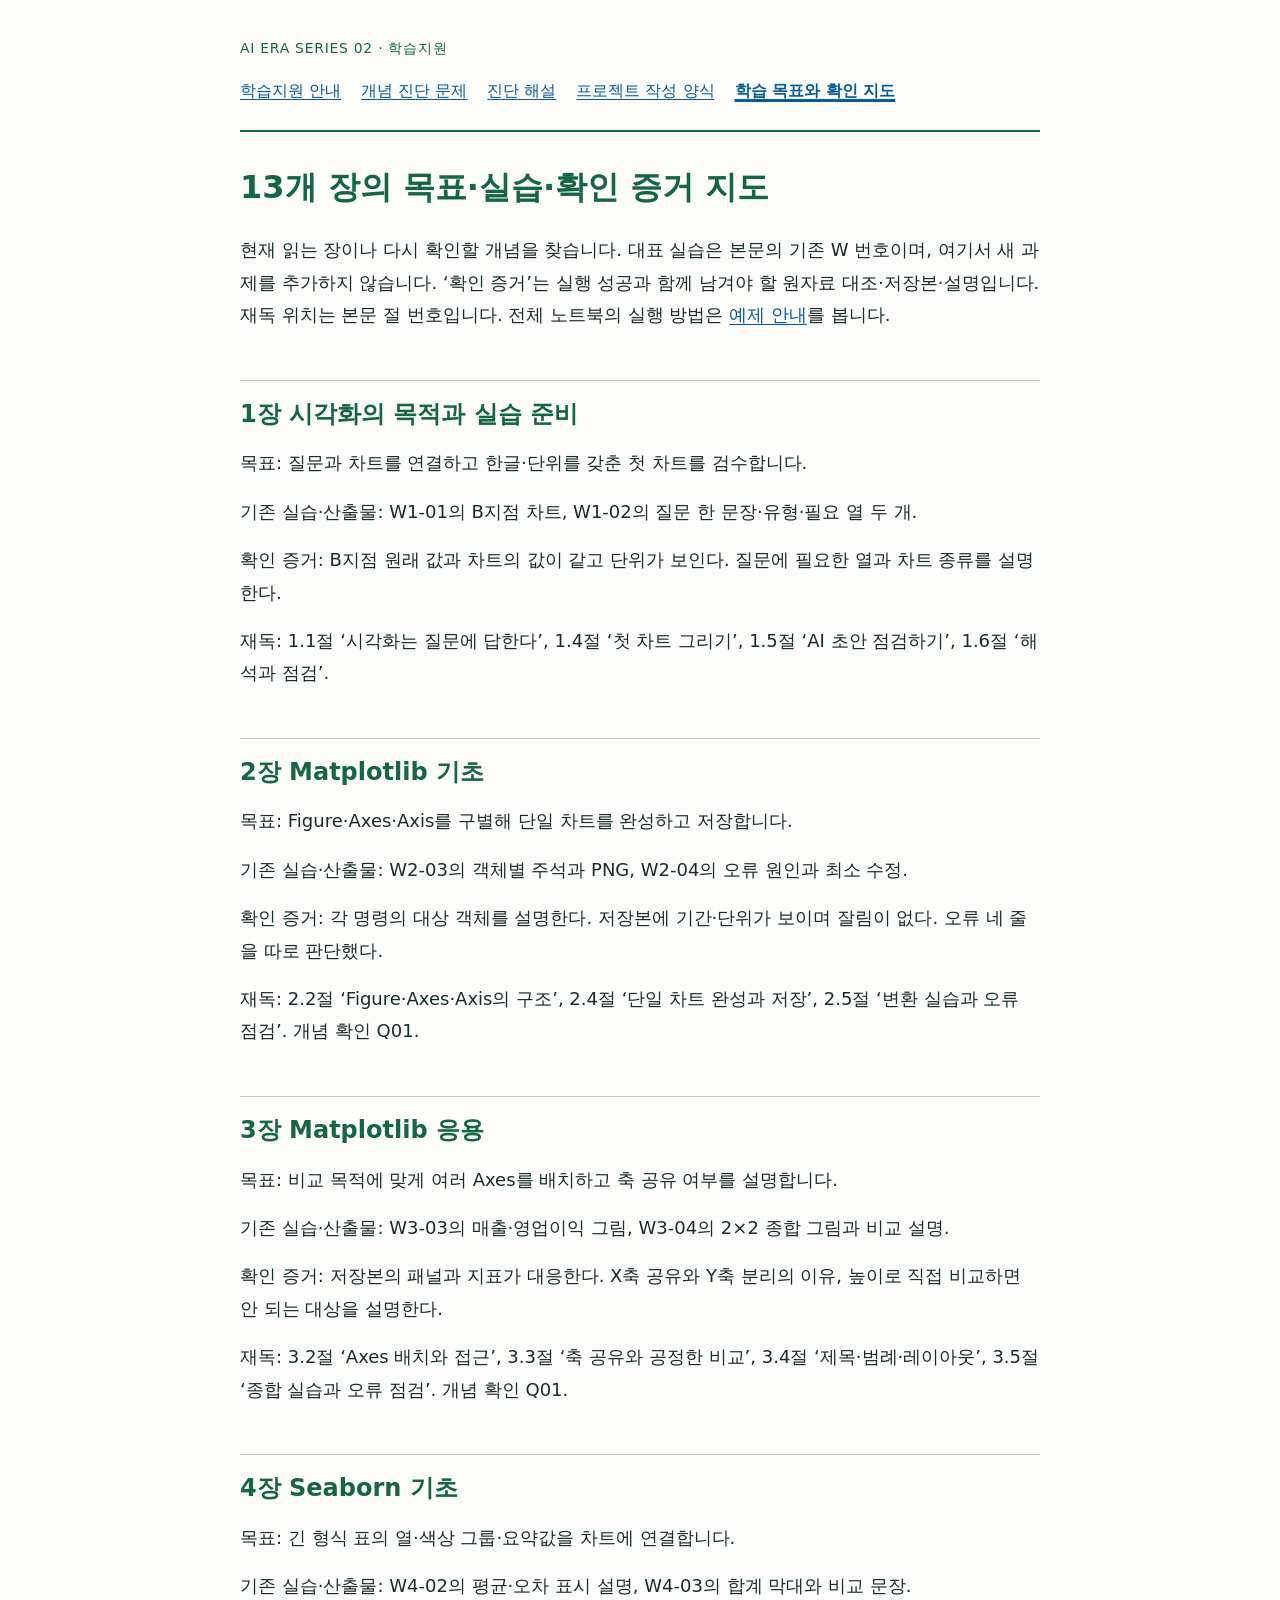
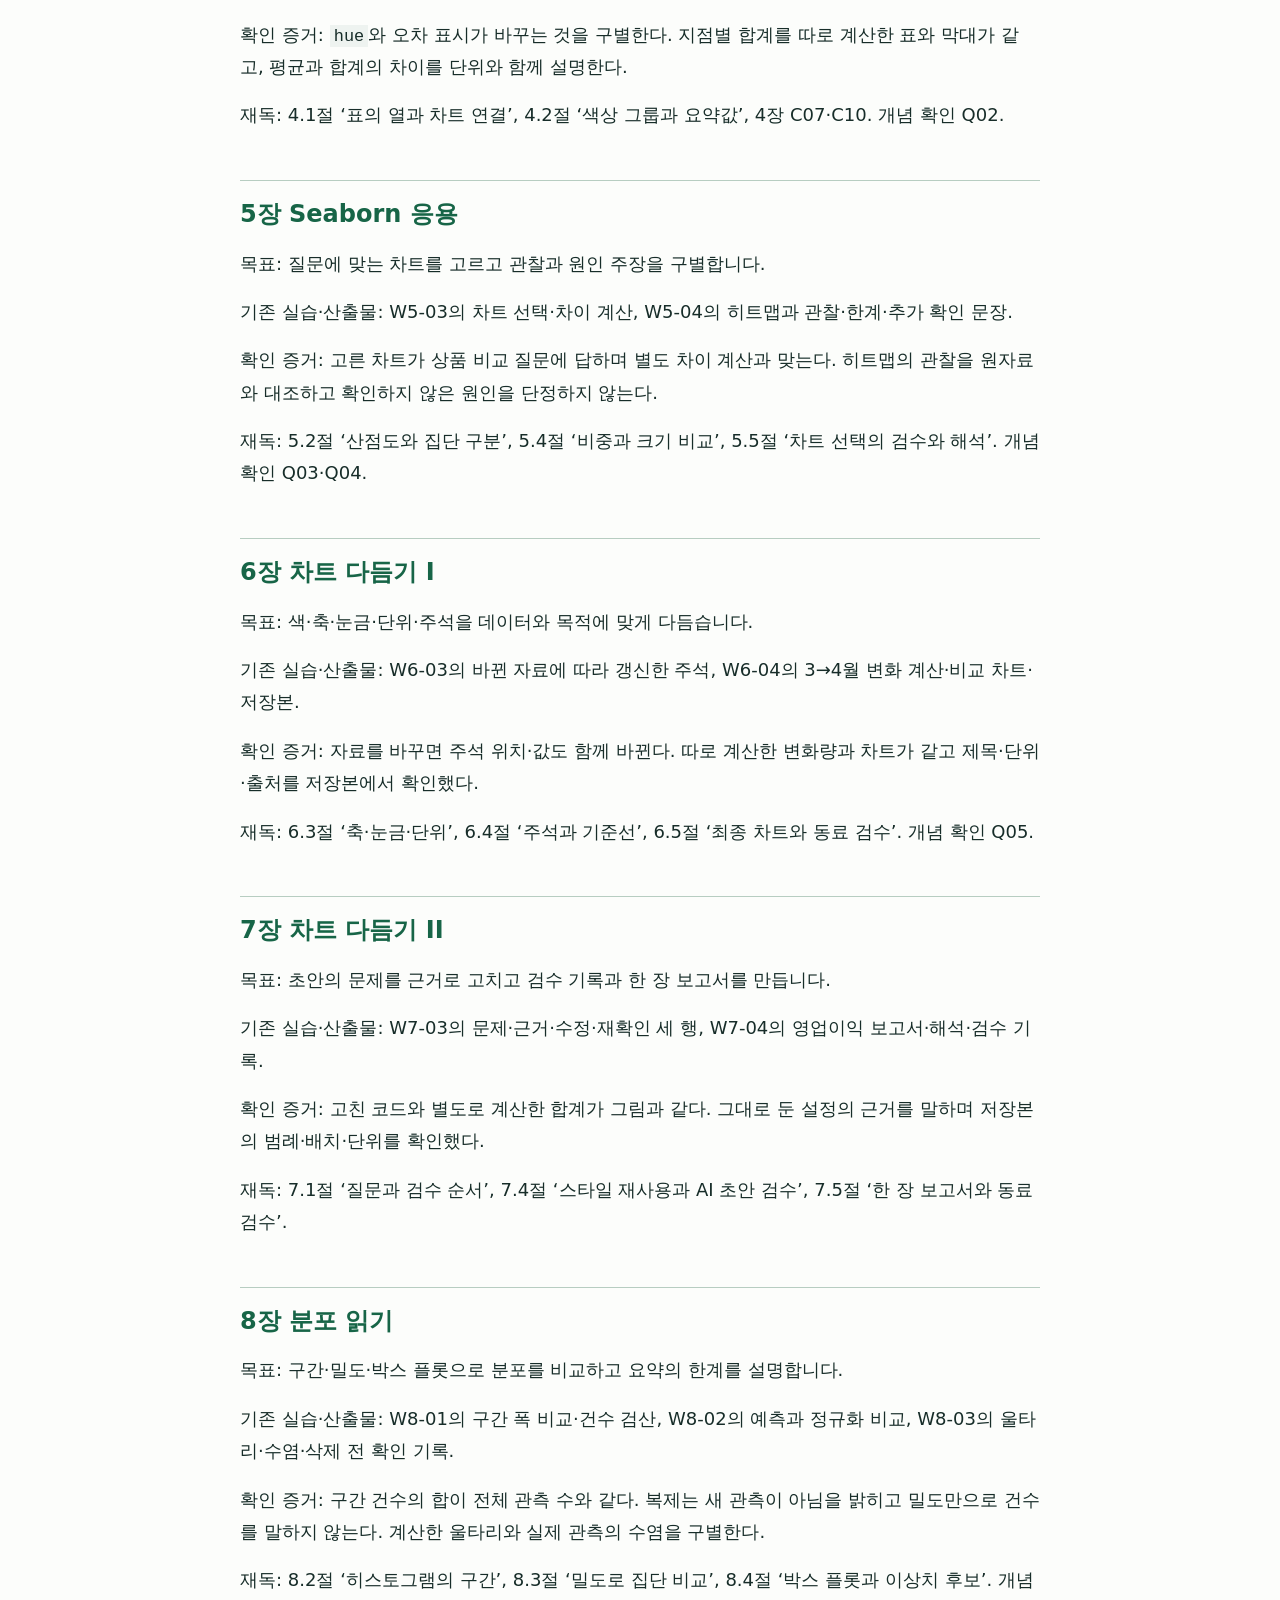
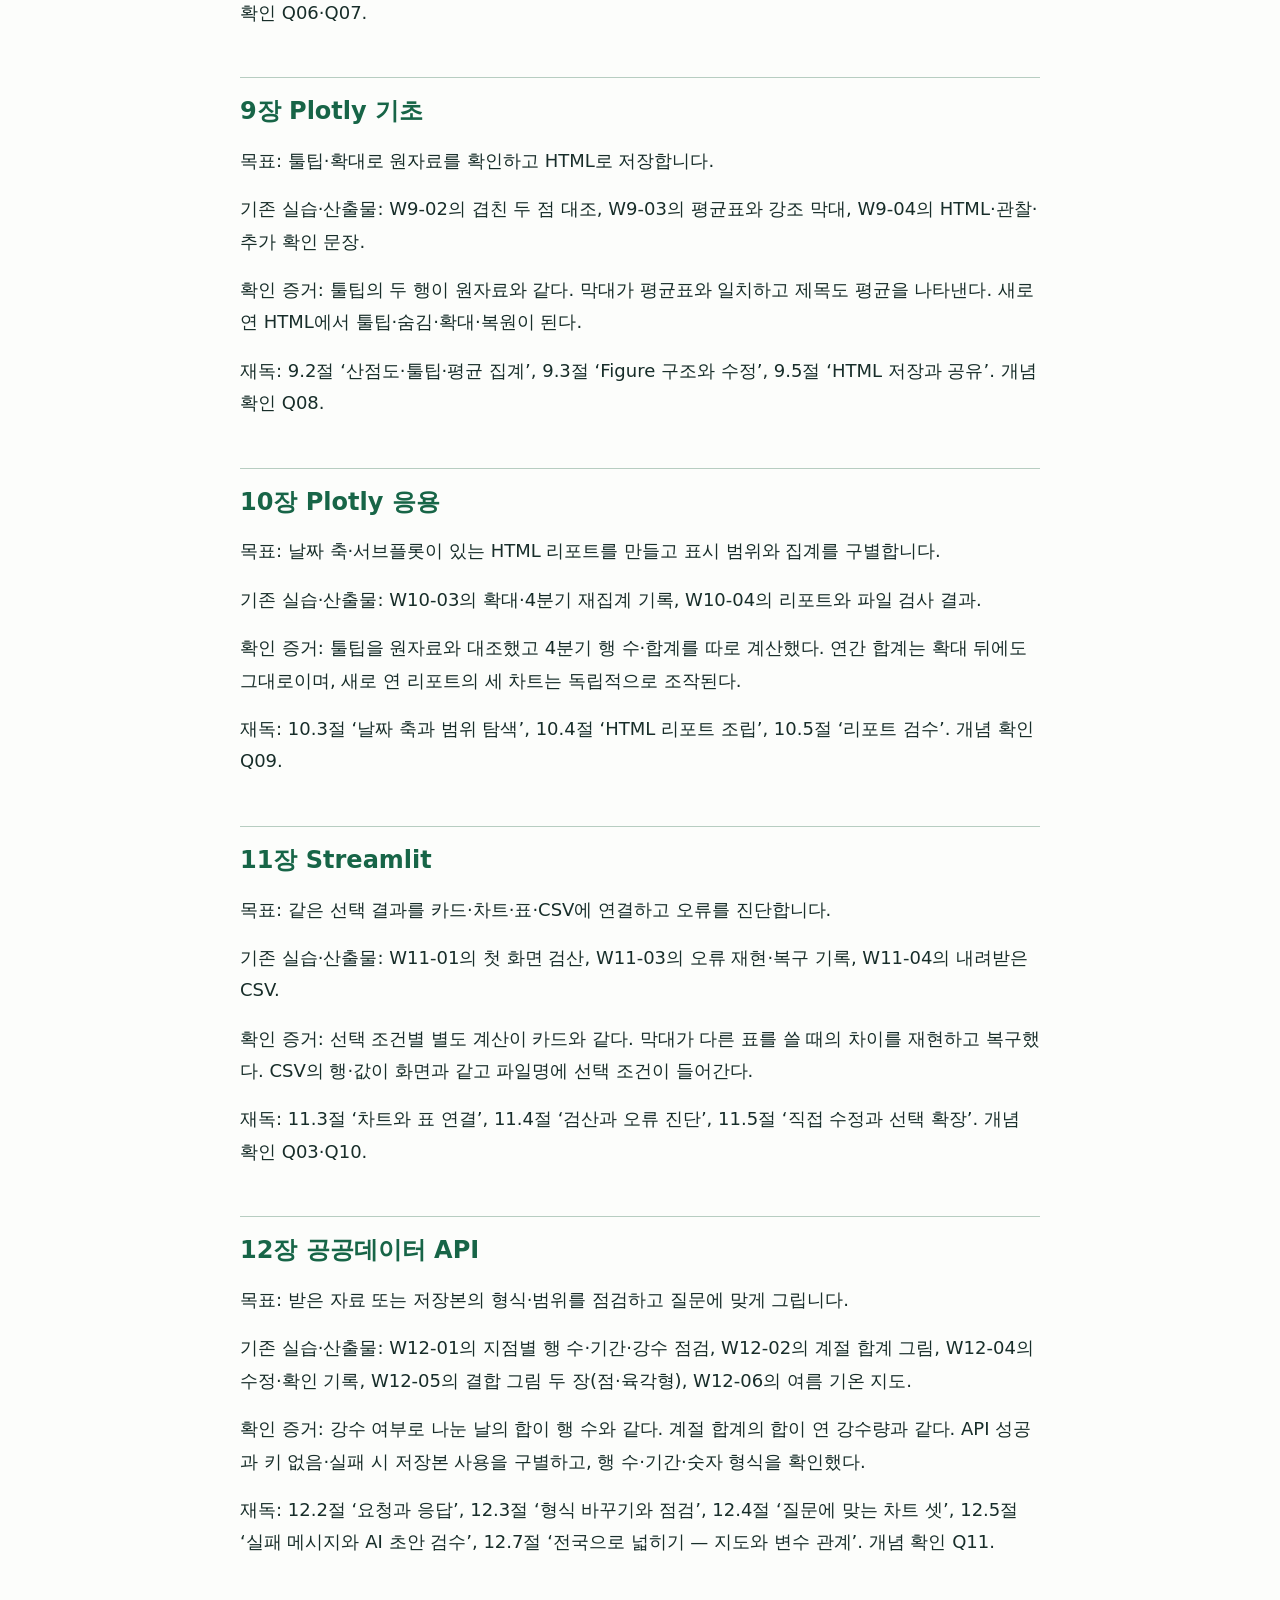
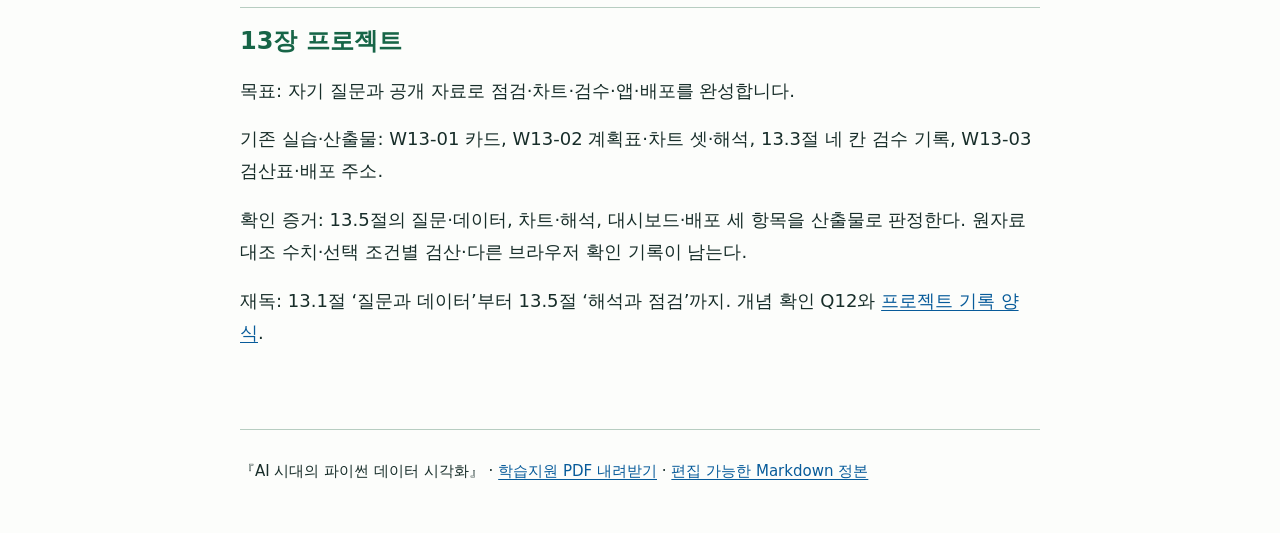
<file: learning-support/learning-map.html>
<!doctype html>
<html lang="ko"><head><meta charset="utf-8"><meta name="viewport" content="width=device-width, initial-scale=1">
<title>13개 장의 목표·실습·확인 증거 지도 | 파이썬 데이터 시각화 학습지원</title><link rel="stylesheet" href="support.css"></head>
<body><a class="skip" href="#main">본문으로 건너뛰기</a><header><p class="series">AI ERA SERIES 02 · 학습지원</p>
<nav aria-label="학습지원 자료"><a href="README.html">학습지원 안내</a>
<a href="concept-checks.html">개념 진단 문제</a>
<a href="answers.html">진단 해설</a>
<a href="project-template.html">프로젝트 작성 양식</a>
<a href="learning-map.html" aria-current="page">학습 목표와 확인 지도</a></nav></header><main id="main"><h1 id="13개-장의-목표실습확인-증거-지도">13개 장의 목표·실습·확인 증거 지도</h1>
<p>현재 읽는 장이나 다시 확인할 개념을 찾습니다. 대표 실습은 본문의 기존 W 번호이며, 여기서 새 과제를 추가하지 않습니다. ‘확인 증거’는 실행 성공과 함께 남겨야 할 원자료 대조·저장본·설명입니다. 재독 위치는 본문 절 번호입니다. 전체 노트북의 실행 방법은 <a href="../README.md">예제 안내</a>를 봅니다.</p>
<h2 id="1장-시각화의-목적과-실습-준비">1장 시각화의 목적과 실습 준비</h2>
<p>목표: 질문과 차트를 연결하고 한글·단위를 갖춘 첫 차트를 검수합니다.</p>
<p>기존 실습·산출물: W1-01의 B지점 차트, W1-02의 질문 한 문장·유형·필요 열 두 개.</p>
<p>확인 증거: B지점 원래 값과 차트의 값이 같고 단위가 보인다. 질문에 필요한 열과 차트 종류를 설명한다.</p>
<p>재독: 1.1절 ‘시각화는 질문에 답한다’, 1.4절 ‘첫 차트 그리기’, 1.5절 ‘AI 초안 점검하기’, 1.6절 ‘해석과 점검’.</p>
<h2 id="2장-matplotlib-기초">2장 Matplotlib 기초</h2>
<p>목표: Figure·Axes·Axis를 구별해 단일 차트를 완성하고 저장합니다.</p>
<p>기존 실습·산출물: W2-03의 객체별 주석과 PNG, W2-04의 오류 원인과 최소 수정.</p>
<p>확인 증거: 각 명령의 대상 객체를 설명한다. 저장본에 기간·단위가 보이며 잘림이 없다. 오류 네 줄을 따로 판단했다.</p>
<p>재독: 2.2절 ‘Figure·Axes·Axis의 구조’, 2.4절 ‘단일 차트 완성과 저장’, 2.5절 ‘변환 실습과 오류 점검’. 개념 확인 Q01.</p>
<h2 id="3장-matplotlib-응용">3장 Matplotlib 응용</h2>
<p>목표: 비교 목적에 맞게 여러 Axes를 배치하고 축 공유 여부를 설명합니다.</p>
<p>기존 실습·산출물: W3-03의 매출·영업이익 그림, W3-04의 2×2 종합 그림과 비교 설명.</p>
<p>확인 증거: 저장본의 패널과 지표가 대응한다. X축 공유와 Y축 분리의 이유, 높이로 직접 비교하면 안 되는 대상을 설명한다.</p>
<p>재독: 3.2절 ‘Axes 배치와 접근’, 3.3절 ‘축 공유와 공정한 비교’, 3.4절 ‘제목·범례·레이아웃’, 3.5절 ‘종합 실습과 오류 점검’. 개념 확인 Q01.</p>
<h2 id="4장-seaborn-기초">4장 Seaborn 기초</h2>
<p>목표: 긴 형식 표의 열·색상 그룹·요약값을 차트에 연결합니다.</p>
<p>기존 실습·산출물: W4-02의 평균·오차 표시 설명, W4-03의 합계 막대와 비교 문장.</p>
<p>확인 증거: <code>hue</code>와 오차 표시가 바꾸는 것을 구별한다. 지점별 합계를 따로 계산한 표와 막대가 같고, 평균과 합계의 차이를 단위와 함께 설명한다.</p>
<p>재독: 4.1절 ‘표의 열과 차트 연결’, 4.2절 ‘색상 그룹과 요약값’, 4장 C07·C10. 개념 확인 Q02.</p>
<h2 id="5장-seaborn-응용">5장 Seaborn 응용</h2>
<p>목표: 질문에 맞는 차트를 고르고 관찰과 원인 주장을 구별합니다.</p>
<p>기존 실습·산출물: W5-03의 차트 선택·차이 계산, W5-04의 히트맵과 관찰·한계·추가 확인 문장.</p>
<p>확인 증거: 고른 차트가 상품 비교 질문에 답하며 별도 차이 계산과 맞는다. 히트맵의 관찰을 원자료와 대조하고 확인하지 않은 원인을 단정하지 않는다.</p>
<p>재독: 5.2절 ‘산점도와 집단 구분’, 5.4절 ‘비중과 크기 비교’, 5.5절 ‘차트 선택의 검수와 해석’. 개념 확인 Q03·Q04.</p>
<h2 id="6장-차트-다듬기-i">6장 차트 다듬기 I</h2>
<p>목표: 색·축·눈금·단위·주석을 데이터와 목적에 맞게 다듬습니다.</p>
<p>기존 실습·산출물: W6-03의 바뀐 자료에 따라 갱신한 주석, W6-04의 3→4월 변화 계산·비교 차트·저장본.</p>
<p>확인 증거: 자료를 바꾸면 주석 위치·값도 함께 바뀐다. 따로 계산한 변화량과 차트가 같고 제목·단위·출처를 저장본에서 확인했다.</p>
<p>재독: 6.3절 ‘축·눈금·단위’, 6.4절 ‘주석과 기준선’, 6.5절 ‘최종 차트와 동료 검수’. 개념 확인 Q05.</p>
<h2 id="7장-차트-다듬기-ii">7장 차트 다듬기 II</h2>
<p>목표: 초안의 문제를 근거로 고치고 검수 기록과 한 장 보고서를 만듭니다.</p>
<p>기존 실습·산출물: W7-03의 문제·근거·수정·재확인 세 행, W7-04의 영업이익 보고서·해석·검수 기록.</p>
<p>확인 증거: 고친 코드와 별도로 계산한 합계가 그림과 같다. 그대로 둔 설정의 근거를 말하며 저장본의 범례·배치·단위를 확인했다.</p>
<p>재독: 7.1절 ‘질문과 검수 순서’, 7.4절 ‘스타일 재사용과 AI 초안 검수’, 7.5절 ‘한 장 보고서와 동료 검수’.</p>
<h2 id="8장-분포-읽기">8장 분포 읽기</h2>
<p>목표: 구간·밀도·박스 플롯으로 분포를 비교하고 요약의 한계를 설명합니다.</p>
<p>기존 실습·산출물: W8-01의 구간 폭 비교·건수 검산, W8-02의 예측과 정규화 비교, W8-03의 울타리·수염·삭제 전 확인 기록.</p>
<p>확인 증거: 구간 건수의 합이 전체 관측 수와 같다. 복제는 새 관측이 아님을 밝히고 밀도만으로 건수를 말하지 않는다. 계산한 울타리와 실제 관측의 수염을 구별한다.</p>
<p>재독: 8.2절 ‘히스토그램의 구간’, 8.3절 ‘밀도로 집단 비교’, 8.4절 ‘박스 플롯과 이상치 후보’. 개념 확인 Q06·Q07.</p>
<h2 id="9장-plotly-기초">9장 Plotly 기초</h2>
<p>목표: 툴팁·확대로 원자료를 확인하고 HTML로 저장합니다.</p>
<p>기존 실습·산출물: W9-02의 겹친 두 점 대조, W9-03의 평균표와 강조 막대, W9-04의 HTML·관찰·추가 확인 문장.</p>
<p>확인 증거: 툴팁의 두 행이 원자료와 같다. 막대가 평균표와 일치하고 제목도 평균을 나타낸다. 새로 연 HTML에서 툴팁·숨김·확대·복원이 된다.</p>
<p>재독: 9.2절 ‘산점도·툴팁·평균 집계’, 9.3절 ‘Figure 구조와 수정’, 9.5절 ‘HTML 저장과 공유’. 개념 확인 Q08.</p>
<h2 id="10장-plotly-응용">10장 Plotly 응용</h2>
<p>목표: 날짜 축·서브플롯이 있는 HTML 리포트를 만들고 표시 범위와 집계를 구별합니다.</p>
<p>기존 실습·산출물: W10-03의 확대·4분기 재집계 기록, W10-04의 리포트와 파일 검사 결과.</p>
<p>확인 증거: 툴팁을 원자료와 대조했고 4분기 행 수·합계를 따로 계산했다. 연간 합계는 확대 뒤에도 그대로이며, 새로 연 리포트의 세 차트는 독립적으로 조작된다.</p>
<p>재독: 10.3절 ‘날짜 축과 범위 탐색’, 10.4절 ‘HTML 리포트 조립’, 10.5절 ‘리포트 검수’. 개념 확인 Q09.</p>
<h2 id="11장-streamlit">11장 Streamlit</h2>
<p>목표: 같은 선택 결과를 카드·차트·표·CSV에 연결하고 오류를 진단합니다.</p>
<p>기존 실습·산출물: W11-01의 첫 화면 검산, W11-03의 오류 재현·복구 기록, W11-04의 내려받은 CSV.</p>
<p>확인 증거: 선택 조건별 별도 계산이 카드와 같다. 막대가 다른 표를 쓸 때의 차이를 재현하고 복구했다. CSV의 행·값이 화면과 같고 파일명에 선택 조건이 들어간다.</p>
<p>재독: 11.3절 ‘차트와 표 연결’, 11.4절 ‘검산과 오류 진단’, 11.5절 ‘직접 수정과 선택 확장’. 개념 확인 Q03·Q10.</p>
<h2 id="12장-공공데이터-api">12장 공공데이터 API</h2>
<p>목표: 받은 자료 또는 저장본의 형식·범위를 점검하고 질문에 맞게 그립니다.</p>
<p>기존 실습·산출물: W12-01의 지점별 행 수·기간·강수 점검, W12-02의 계절 합계 그림, W12-04의 수정·확인 기록, W12-05의 결합 그림 두 장(점·육각형), W12-06의 여름 기온 지도.</p>
<p>확인 증거: 강수 여부로 나눈 날의 합이 행 수와 같다. 계절 합계의 합이 연 강수량과 같다. API 성공과 키 없음·실패 시 저장본 사용을 구별하고, 행 수·기간·숫자 형식을 확인했다.</p>
<p>재독: 12.2절 ‘요청과 응답’, 12.3절 ‘형식 바꾸기와 점검’, 12.4절 ‘질문에 맞는 차트 셋’, 12.5절 ‘실패 메시지와 AI 초안 검수’, 12.7절 ‘전국으로 넓히기 — 지도와 변수 관계’. 개념 확인 Q11.</p>
<h2 id="13장-프로젝트">13장 프로젝트</h2>
<p>목표: 자기 질문과 공개 자료로 점검·차트·검수·앱·배포를 완성합니다.</p>
<p>기존 실습·산출물: W13-01 카드, W13-02 계획표·차트 셋·해석, 13.3절 네 칸 검수 기록, W13-03 검산표·배포 주소.</p>
<p>확인 증거: 13.5절의 질문·데이터, 차트·해석, 대시보드·배포 세 항목을 산출물로 판정한다. 원자료 대조 수치·선택 조건별 검산·다른 브라우저 확인 기록이 남는다.</p>
<p>재독: 13.1절 ‘질문과 데이터’부터 13.5절 ‘해석과 점검’까지. 개념 확인 Q12와 <a href="project-template.html">프로젝트 기록 양식</a>.</p>
</main>
<footer><p>『AI 시대의 파이썬 데이터 시각화』 · <a href="study-guide.pdf">학습지원 PDF 내려받기</a> · <a href="learning-map.md">편집 가능한 Markdown 정본</a></p></footer></body></html>
</file>
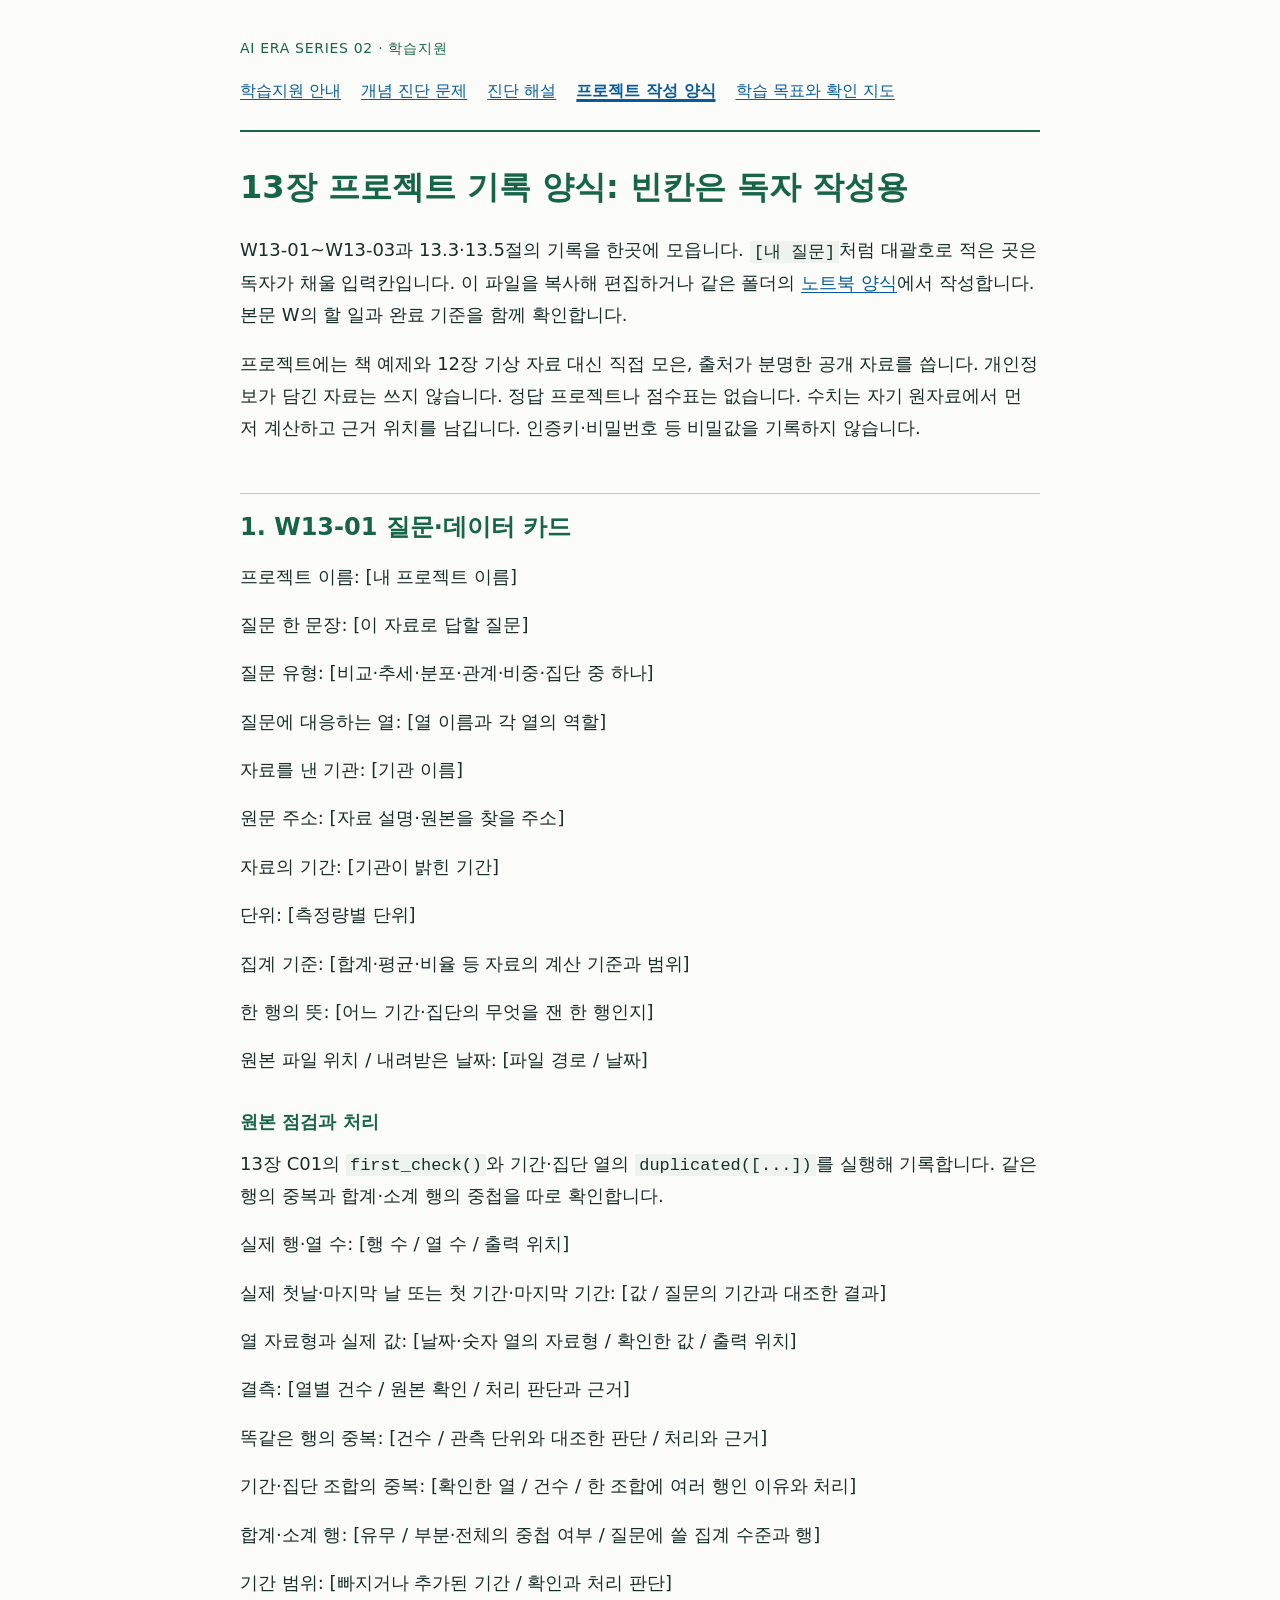
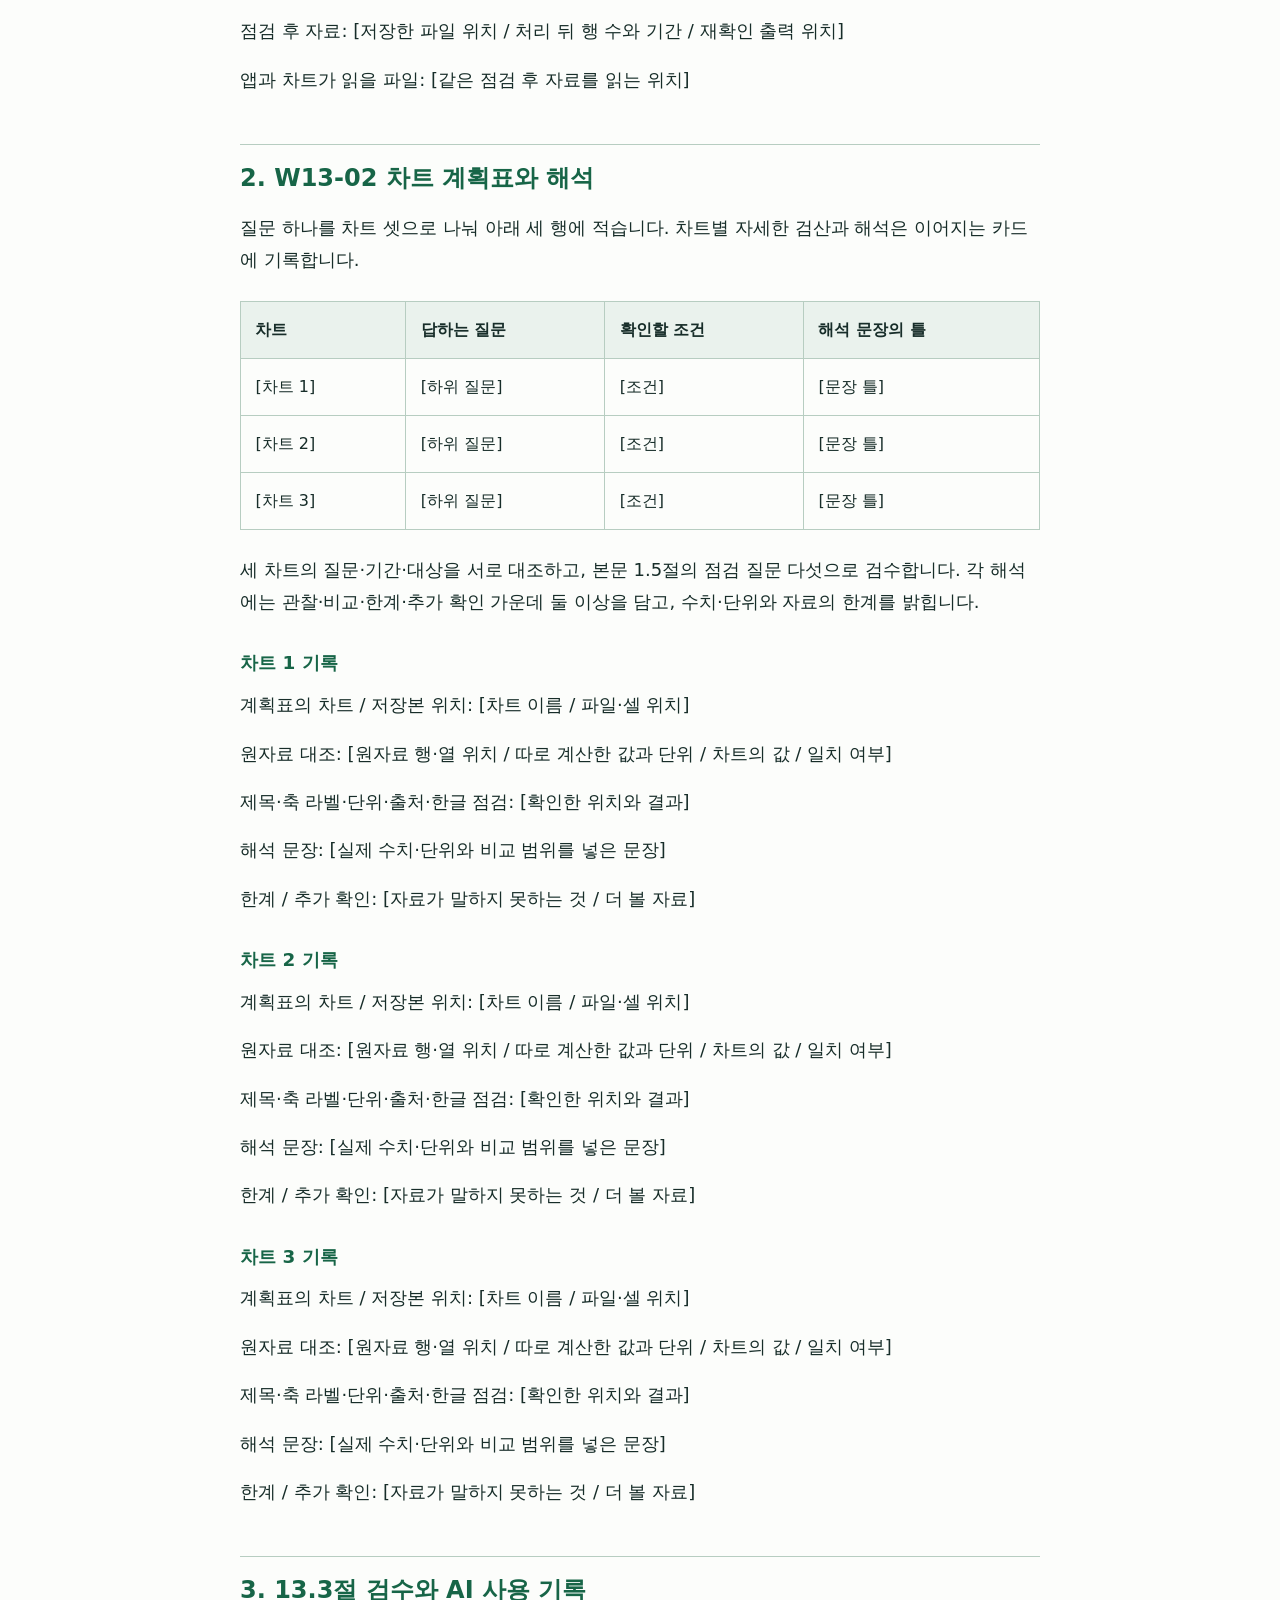
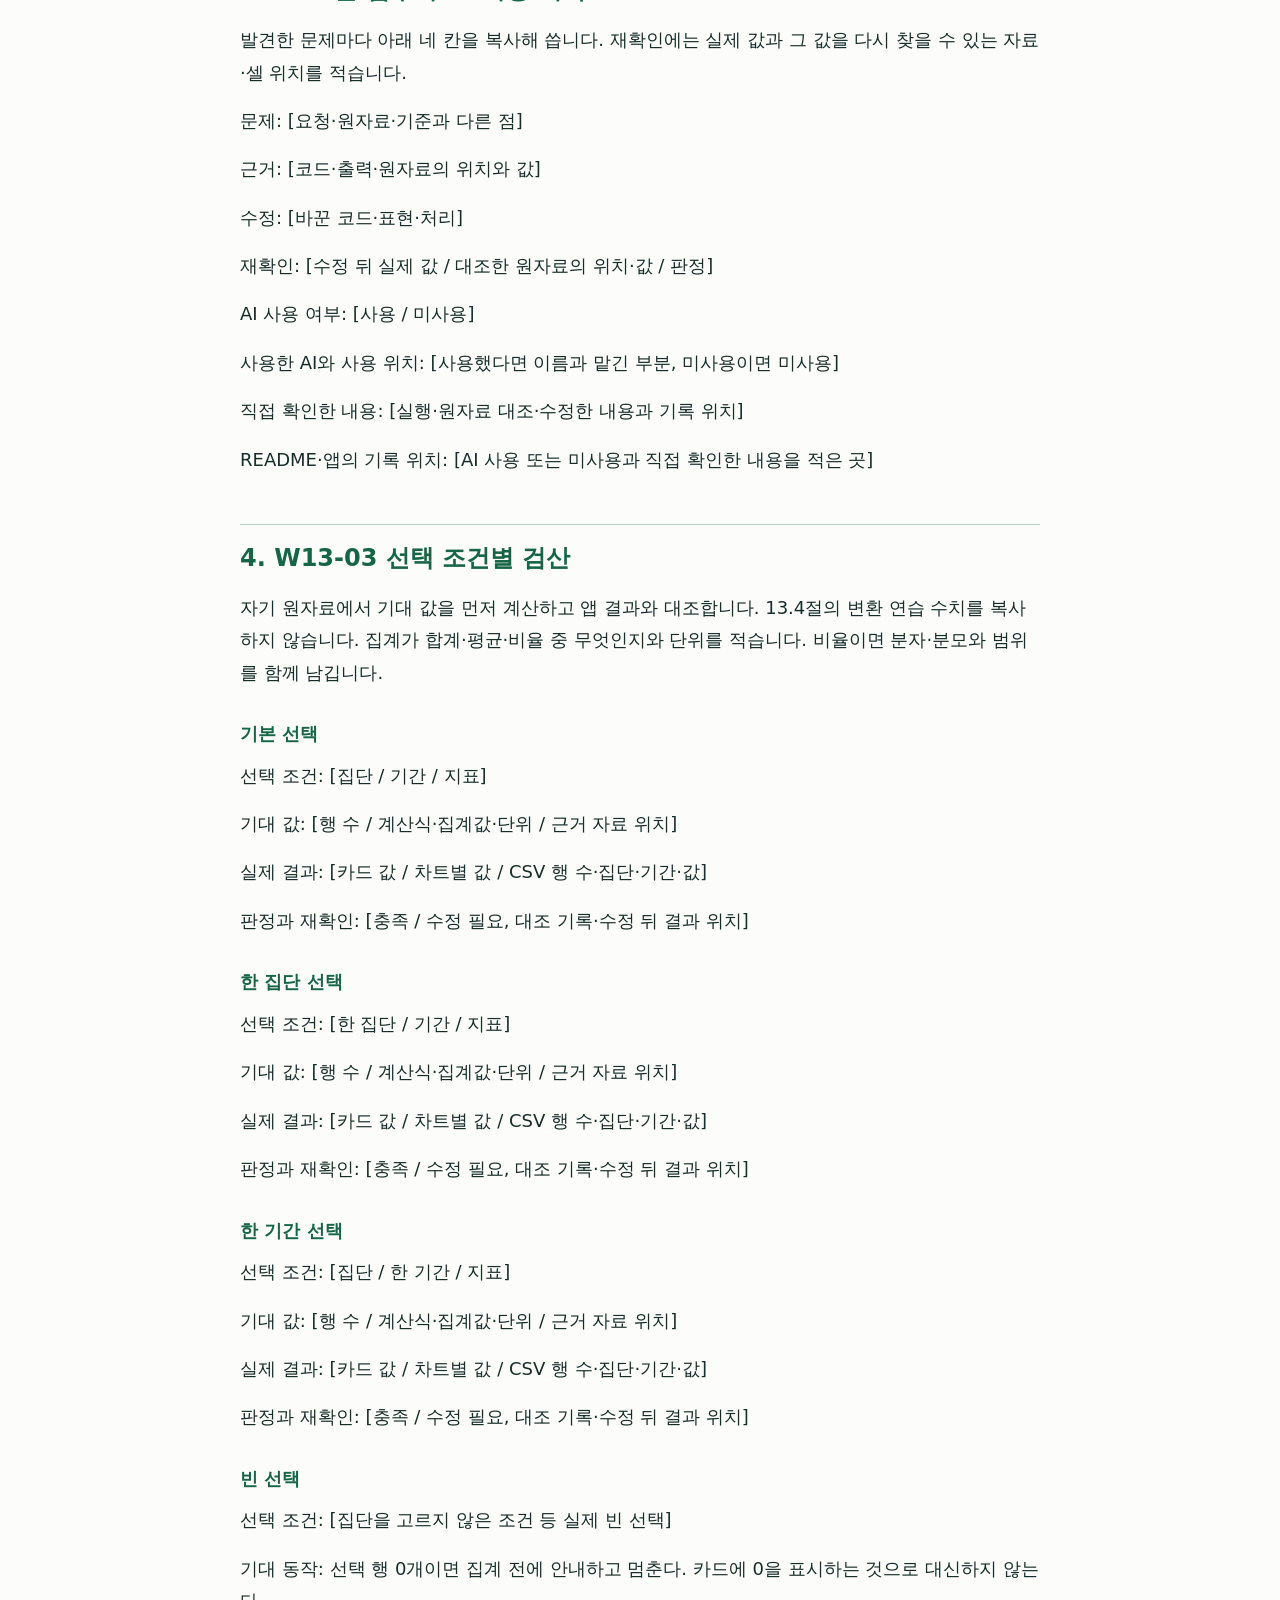
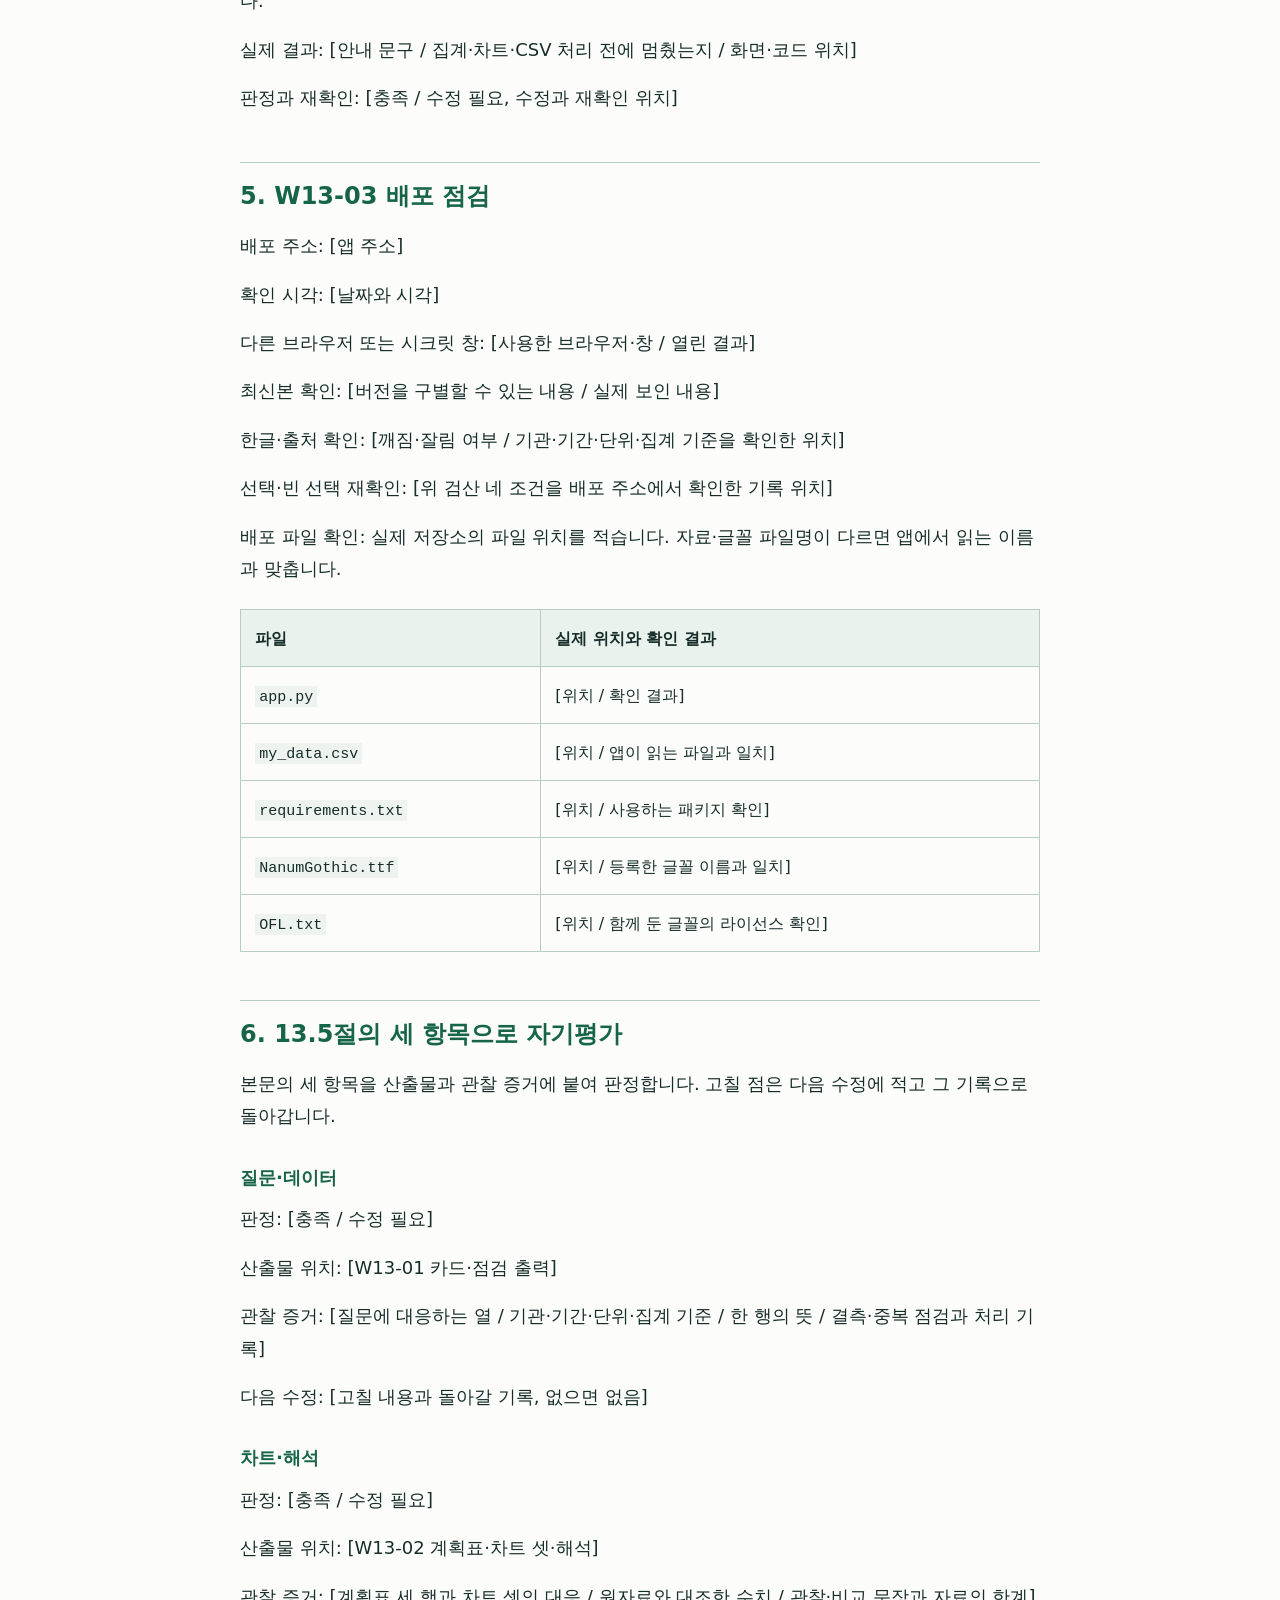
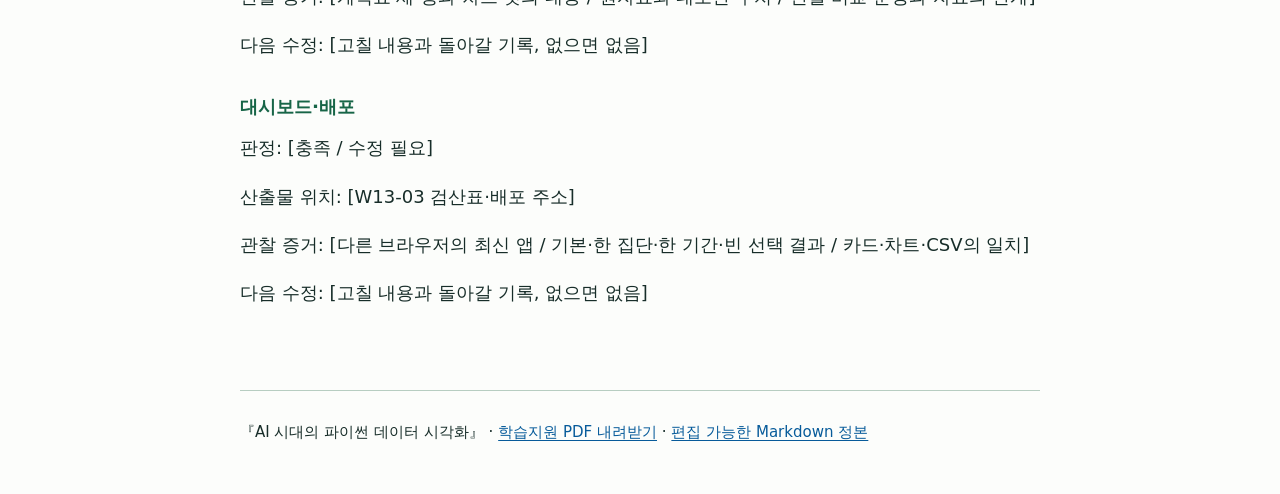
<file: learning-support/project-template.html>
<!doctype html>
<html lang="ko"><head><meta charset="utf-8"><meta name="viewport" content="width=device-width, initial-scale=1">
<title>13장 프로젝트 기록 양식: 빈칸은 독자 작성용 | 파이썬 데이터 시각화 학습지원</title><link rel="stylesheet" href="support.css"></head>
<body><a class="skip" href="#main">본문으로 건너뛰기</a><header><p class="series">AI ERA SERIES 02 · 학습지원</p>
<nav aria-label="학습지원 자료"><a href="README.html">학습지원 안내</a>
<a href="concept-checks.html">개념 진단 문제</a>
<a href="answers.html">진단 해설</a>
<a href="project-template.html" aria-current="page">프로젝트 작성 양식</a>
<a href="learning-map.html">학습 목표와 확인 지도</a></nav></header><main id="main"><h1 id="13장-프로젝트-기록-양식-빈칸은-독자-작성용">13장 프로젝트 기록 양식: 빈칸은 독자 작성용</h1>
<p>W13-01~W13-03과 13.3·13.5절의 기록을 한곳에 모읍니다. <code>[내 질문]</code>처럼 대괄호로 적은 곳은 독자가 채울 입력칸입니다. 이 파일을 복사해 편집하거나 같은 폴더의 <a href="project-template.ipynb">노트북 양식</a>에서 작성합니다. 본문 W의 할 일과 완료 기준을 함께 확인합니다.</p>
<p>프로젝트에는 책 예제와 12장 기상 자료 대신 직접 모은, 출처가 분명한 공개 자료를 씁니다. 개인정보가 담긴 자료는 쓰지 않습니다. 정답 프로젝트나 점수표는 없습니다. 수치는 자기 원자료에서 먼저 계산하고 근거 위치를 남깁니다. 인증키·비밀번호 등 비밀값을 기록하지 않습니다.</p>
<h2 id="1-w13-01-질문데이터-카드">1. W13-01 질문·데이터 카드</h2>
<p>프로젝트 이름: [내 프로젝트 이름]</p>
<p>질문 한 문장: [이 자료로 답할 질문]</p>
<p>질문 유형: [비교·추세·분포·관계·비중·집단 중 하나]</p>
<p>질문에 대응하는 열: [열 이름과 각 열의 역할]</p>
<p>자료를 낸 기관: [기관 이름]</p>
<p>원문 주소: [자료 설명·원본을 찾을 주소]</p>
<p>자료의 기간: [기관이 밝힌 기간]</p>
<p>단위: [측정량별 단위]</p>
<p>집계 기준: [합계·평균·비율 등 자료의 계산 기준과 범위]</p>
<p>한 행의 뜻: [어느 기간·집단의 무엇을 잰 한 행인지]</p>
<p>원본 파일 위치 / 내려받은 날짜: [파일 경로 / 날짜]</p>
<h3 id="원본-점검과-처리">원본 점검과 처리</h3>
<p>13장 C01의 <code>first_check()</code>와 기간·집단 열의 <code>duplicated([...])</code>를 실행해 기록합니다. 같은 행의 중복과 합계·소계 행의 중첩을 따로 확인합니다.</p>
<p>실제 행·열 수: [행 수 / 열 수 / 출력 위치]</p>
<p>실제 첫날·마지막 날 또는 첫 기간·마지막 기간: [값 / 질문의 기간과 대조한 결과]</p>
<p>열 자료형과 실제 값: [날짜·숫자 열의 자료형 / 확인한 값 / 출력 위치]</p>
<p>결측: [열별 건수 / 원본 확인 / 처리 판단과 근거]</p>
<p>똑같은 행의 중복: [건수 / 관측 단위와 대조한 판단 / 처리와 근거]</p>
<p>기간·집단 조합의 중복: [확인한 열 / 건수 / 한 조합에 여러 행인 이유와 처리]</p>
<p>합계·소계 행: [유무 / 부분·전체의 중첩 여부 / 질문에 쓸 집계 수준과 행]</p>
<p>기간 범위: [빠지거나 추가된 기간 / 확인과 처리 판단]</p>
<p>점검 후 자료: [저장한 파일 위치 / 처리 뒤 행 수와 기간 / 재확인 출력 위치]</p>
<p>앱과 차트가 읽을 파일: [같은 점검 후 자료를 읽는 위치]</p>
<h2 id="2-w13-02-차트-계획표와-해석">2. W13-02 차트 계획표와 해석</h2>
<p>질문 하나를 차트 셋으로 나눠 아래 세 행에 적습니다. 차트별 자세한 검산과 해석은 이어지는 카드에 기록합니다.</p>
<div class="table-scroll" role="region" aria-label="프로젝트 작성 양식 표 1" tabindex="0"><table>
<thead>
<tr>
<th scope="col">차트</th>
<th scope="col">답하는 질문</th>
<th scope="col">확인할 조건</th>
<th scope="col">해석 문장의 틀</th>
</tr>
</thead>
<tbody>
<tr>
<td>[차트 1]</td>
<td>[하위 질문]</td>
<td>[조건]</td>
<td>[문장 틀]</td>
</tr>
<tr>
<td>[차트 2]</td>
<td>[하위 질문]</td>
<td>[조건]</td>
<td>[문장 틀]</td>
</tr>
<tr>
<td>[차트 3]</td>
<td>[하위 질문]</td>
<td>[조건]</td>
<td>[문장 틀]</td>
</tr>
</tbody>
</table></div>
<p>세 차트의 질문·기간·대상을 서로 대조하고, 본문 1.5절의 점검 질문 다섯으로 검수합니다. 각 해석에는 관찰·비교·한계·추가 확인 가운데 둘 이상을 담고, 수치·단위와 자료의 한계를 밝힙니다.</p>
<h3 id="차트-1-기록">차트 1 기록</h3>
<p>계획표의 차트 / 저장본 위치: [차트 이름 / 파일·셀 위치]</p>
<p>원자료 대조: [원자료 행·열 위치 / 따로 계산한 값과 단위 / 차트의 값 / 일치 여부]</p>
<p>제목·축 라벨·단위·출처·한글 점검: [확인한 위치와 결과]</p>
<p>해석 문장: [실제 수치·단위와 비교 범위를 넣은 문장]</p>
<p>한계 / 추가 확인: [자료가 말하지 못하는 것 / 더 볼 자료]</p>
<h3 id="차트-2-기록">차트 2 기록</h3>
<p>계획표의 차트 / 저장본 위치: [차트 이름 / 파일·셀 위치]</p>
<p>원자료 대조: [원자료 행·열 위치 / 따로 계산한 값과 단위 / 차트의 값 / 일치 여부]</p>
<p>제목·축 라벨·단위·출처·한글 점검: [확인한 위치와 결과]</p>
<p>해석 문장: [실제 수치·단위와 비교 범위를 넣은 문장]</p>
<p>한계 / 추가 확인: [자료가 말하지 못하는 것 / 더 볼 자료]</p>
<h3 id="차트-3-기록">차트 3 기록</h3>
<p>계획표의 차트 / 저장본 위치: [차트 이름 / 파일·셀 위치]</p>
<p>원자료 대조: [원자료 행·열 위치 / 따로 계산한 값과 단위 / 차트의 값 / 일치 여부]</p>
<p>제목·축 라벨·단위·출처·한글 점검: [확인한 위치와 결과]</p>
<p>해석 문장: [실제 수치·단위와 비교 범위를 넣은 문장]</p>
<p>한계 / 추가 확인: [자료가 말하지 못하는 것 / 더 볼 자료]</p>
<h2 id="3-133절-검수와-ai-사용-기록">3. 13.3절 검수와 AI 사용 기록</h2>
<p>발견한 문제마다 아래 네 칸을 복사해 씁니다. 재확인에는 실제 값과 그 값을 다시 찾을 수 있는 자료·셀 위치를 적습니다.</p>
<p>문제: [요청·원자료·기준과 다른 점]</p>
<p>근거: [코드·출력·원자료의 위치와 값]</p>
<p>수정: [바꾼 코드·표현·처리]</p>
<p>재확인: [수정 뒤 실제 값 / 대조한 원자료의 위치·값 / 판정]</p>
<p>AI 사용 여부: [사용 / 미사용]</p>
<p>사용한 AI와 사용 위치: [사용했다면 이름과 맡긴 부분, 미사용이면 미사용]</p>
<p>직접 확인한 내용: [실행·원자료 대조·수정한 내용과 기록 위치]</p>
<p>README·앱의 기록 위치: [AI 사용 또는 미사용과 직접 확인한 내용을 적은 곳]</p>
<h2 id="4-w13-03-선택-조건별-검산">4. W13-03 선택 조건별 검산</h2>
<p>자기 원자료에서 기대 값을 먼저 계산하고 앱 결과와 대조합니다. 13.4절의 변환 연습 수치를 복사하지 않습니다. 집계가 합계·평균·비율 중 무엇인지와 단위를 적습니다. 비율이면 분자·분모와 범위를 함께 남깁니다.</p>
<h3 id="기본-선택">기본 선택</h3>
<p>선택 조건: [집단 / 기간 / 지표]</p>
<p>기대 값: [행 수 / 계산식·집계값·단위 / 근거 자료 위치]</p>
<p>실제 결과: [카드 값 / 차트별 값 / CSV 행 수·집단·기간·값]</p>
<p>판정과 재확인: [충족 / 수정 필요, 대조 기록·수정 뒤 결과 위치]</p>
<h3 id="한-집단-선택">한 집단 선택</h3>
<p>선택 조건: [한 집단 / 기간 / 지표]</p>
<p>기대 값: [행 수 / 계산식·집계값·단위 / 근거 자료 위치]</p>
<p>실제 결과: [카드 값 / 차트별 값 / CSV 행 수·집단·기간·값]</p>
<p>판정과 재확인: [충족 / 수정 필요, 대조 기록·수정 뒤 결과 위치]</p>
<h3 id="한-기간-선택">한 기간 선택</h3>
<p>선택 조건: [집단 / 한 기간 / 지표]</p>
<p>기대 값: [행 수 / 계산식·집계값·단위 / 근거 자료 위치]</p>
<p>실제 결과: [카드 값 / 차트별 값 / CSV 행 수·집단·기간·값]</p>
<p>판정과 재확인: [충족 / 수정 필요, 대조 기록·수정 뒤 결과 위치]</p>
<h3 id="빈-선택">빈 선택</h3>
<p>선택 조건: [집단을 고르지 않은 조건 등 실제 빈 선택]</p>
<p>기대 동작: 선택 행 0개이면 집계 전에 안내하고 멈춘다. 카드에 0을 표시하는 것으로 대신하지 않는다.</p>
<p>실제 결과: [안내 문구 / 집계·차트·CSV 처리 전에 멈췄는지 / 화면·코드 위치]</p>
<p>판정과 재확인: [충족 / 수정 필요, 수정과 재확인 위치]</p>
<h2 id="5-w13-03-배포-점검">5. W13-03 배포 점검</h2>
<p>배포 주소: [앱 주소]</p>
<p>확인 시각: [날짜와 시각]</p>
<p>다른 브라우저 또는 시크릿 창: [사용한 브라우저·창 / 열린 결과]</p>
<p>최신본 확인: [버전을 구별할 수 있는 내용 / 실제 보인 내용]</p>
<p>한글·출처 확인: [깨짐·잘림 여부 / 기관·기간·단위·집계 기준을 확인한 위치]</p>
<p>선택·빈 선택 재확인: [위 검산 네 조건을 배포 주소에서 확인한 기록 위치]</p>
<p>배포 파일 확인: 실제 저장소의 파일 위치를 적습니다. 자료·글꼴 파일명이 다르면 앱에서 읽는 이름과 맞춥니다.</p>
<div class="table-scroll" role="region" aria-label="프로젝트 작성 양식 표 2" tabindex="0"><table>
<thead>
<tr>
<th scope="col">파일</th>
<th scope="col">실제 위치와 확인 결과</th>
</tr>
</thead>
<tbody>
<tr>
<td><code>app.py</code></td>
<td>[위치 / 확인 결과]</td>
</tr>
<tr>
<td><code>my_data.csv</code></td>
<td>[위치 / 앱이 읽는 파일과 일치]</td>
</tr>
<tr>
<td><code>requirements.txt</code></td>
<td>[위치 / 사용하는 패키지 확인]</td>
</tr>
<tr>
<td><code>NanumGothic.ttf</code></td>
<td>[위치 / 등록한 글꼴 이름과 일치]</td>
</tr>
<tr>
<td><code>OFL.txt</code></td>
<td>[위치 / 함께 둔 글꼴의 라이선스 확인]</td>
</tr>
</tbody>
</table></div>
<h2 id="6-135절의-세-항목으로-자기평가">6. 13.5절의 세 항목으로 자기평가</h2>
<p>본문의 세 항목을 산출물과 관찰 증거에 붙여 판정합니다. 고칠 점은 다음 수정에 적고 그 기록으로 돌아갑니다.</p>
<h3 id="질문데이터">질문·데이터</h3>
<p>판정: [충족 / 수정 필요]</p>
<p>산출물 위치: [W13-01 카드·점검 출력]</p>
<p>관찰 증거: [질문에 대응하는 열 / 기관·기간·단위·집계 기준 / 한 행의 뜻 / 결측·중복 점검과 처리 기록]</p>
<p>다음 수정: [고칠 내용과 돌아갈 기록, 없으면 없음]</p>
<h3 id="차트해석">차트·해석</h3>
<p>판정: [충족 / 수정 필요]</p>
<p>산출물 위치: [W13-02 계획표·차트 셋·해석]</p>
<p>관찰 증거: [계획표 세 행과 차트 셋의 대응 / 원자료와 대조한 수치 / 관찰·비교 문장과 자료의 한계]</p>
<p>다음 수정: [고칠 내용과 돌아갈 기록, 없으면 없음]</p>
<h3 id="대시보드배포">대시보드·배포</h3>
<p>판정: [충족 / 수정 필요]</p>
<p>산출물 위치: [W13-03 검산표·배포 주소]</p>
<p>관찰 증거: [다른 브라우저의 최신 앱 / 기본·한 집단·한 기간·빈 선택 결과 / 카드·차트·CSV의 일치]</p>
<p>다음 수정: [고칠 내용과 돌아갈 기록, 없으면 없음]</p>
</main>
<footer><p>『AI 시대의 파이썬 데이터 시각화』 · <a href="study-guide.pdf">학습지원 PDF 내려받기</a> · <a href="project-template.md">편집 가능한 Markdown 정본</a></p></footer></body></html>
</file>
<file: learning-support/support.css>
:root { color-scheme: light; --ink:#172d29; --green:#176547; --line:#b7cdc1; }
* { box-sizing:border-box; }
html { font-size:100%; scroll-padding-top:1rem; }
body { margin:0; color:var(--ink); background:#fcfdfb; font-family:system-ui,-apple-system,"Noto Sans KR","Malgun Gothic",sans-serif; font-size:1.125rem; line-height:1.8; overflow-wrap:anywhere; }
header,main,footer { width:min(100% - 2rem, 50rem); margin-inline:auto; }
header { padding-block:1.5rem; border-bottom:2px solid var(--green); }
.series { font-size:.875rem; letter-spacing:.05em; color:var(--green); }
nav { display:flex; flex-wrap:wrap; gap:.5rem 1.25rem; font-size:1rem; }
nav a[aria-current] { font-weight:700; text-decoration-thickness:3px; }
main { padding-block:2rem 4rem; }
h1,h2,h3 { color:var(--green); line-height:1.45; overflow-wrap:anywhere; }
h1 { font-size:2rem; margin:0 0 1.5rem; }
h2 { font-size:1.5rem; margin:3rem 0 1rem; padding-top:1rem; border-top:1px solid var(--line); }
h3 { font-size:1.15rem; margin:2rem 0 .75rem; }
p,ul,ol { margin-block:.75rem 1rem; }
li { margin-block:.5rem; }
a { color:#075b9a; text-underline-offset:.18em; }
a:focus-visible, [tabindex]:focus-visible { outline:3px solid #965400; outline-offset:4px; }
code { font: .94em/1.6 ui-monospace,"D2Coding",monospace; background:#eef3f0; padding:.1em .25em; white-space:break-spaces; }
pre { padding:1rem; background:#eef3f0; overflow:auto; white-space:pre-wrap; }
pre code { padding:0; }
blockquote { margin:1.5rem 0; border-left:4px solid var(--green); padding:.2rem 1rem; }
.table-scroll { max-width:100%; overflow-x:auto; margin-block:1.5rem; }
table { border-collapse:collapse; width:100%; font-size:1rem; line-height:1.7; }
th,td { border:1px solid var(--line); padding:.9rem; text-align:left; vertical-align:top; min-width:6rem; }
th { background:#eaf2ed; }
footer { border-top:1px solid var(--line); padding-block:1rem 2rem; font-size:.94rem; }
.skip { position:absolute; top:.5rem; left:.5rem; padding:.5rem 1rem; background:white; transform:translateY(-200%); }
.skip:focus { transform:translateY(0); z-index:2; }
@media (max-width:35rem) { body { font-size:1rem; } h1 { font-size:1.65rem; } h2 { font-size:1.3rem; } th,td { padding:.6rem; } }
@media print { nav,.skip { display:none; } body { font-size:12pt; line-height:1.6; background:white; } h2,h3 { break-after:avoid; } }
</file>
